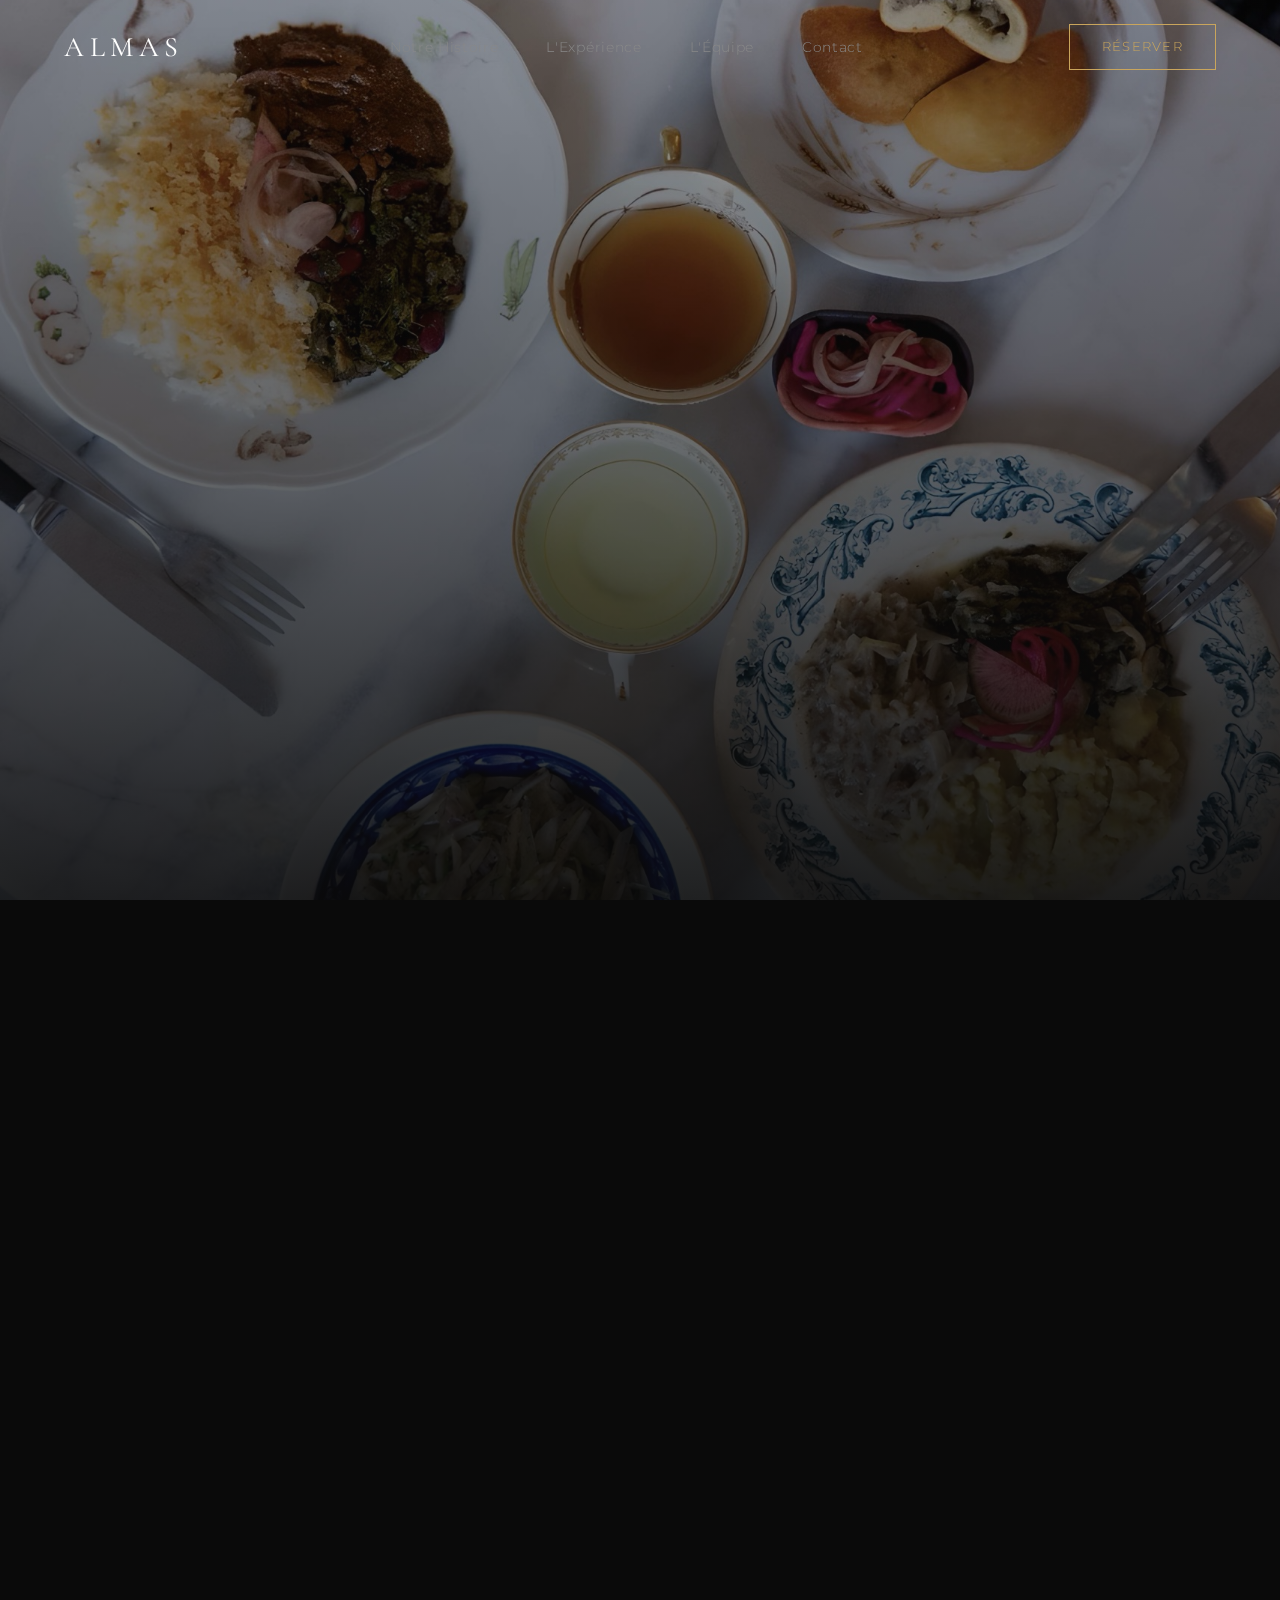
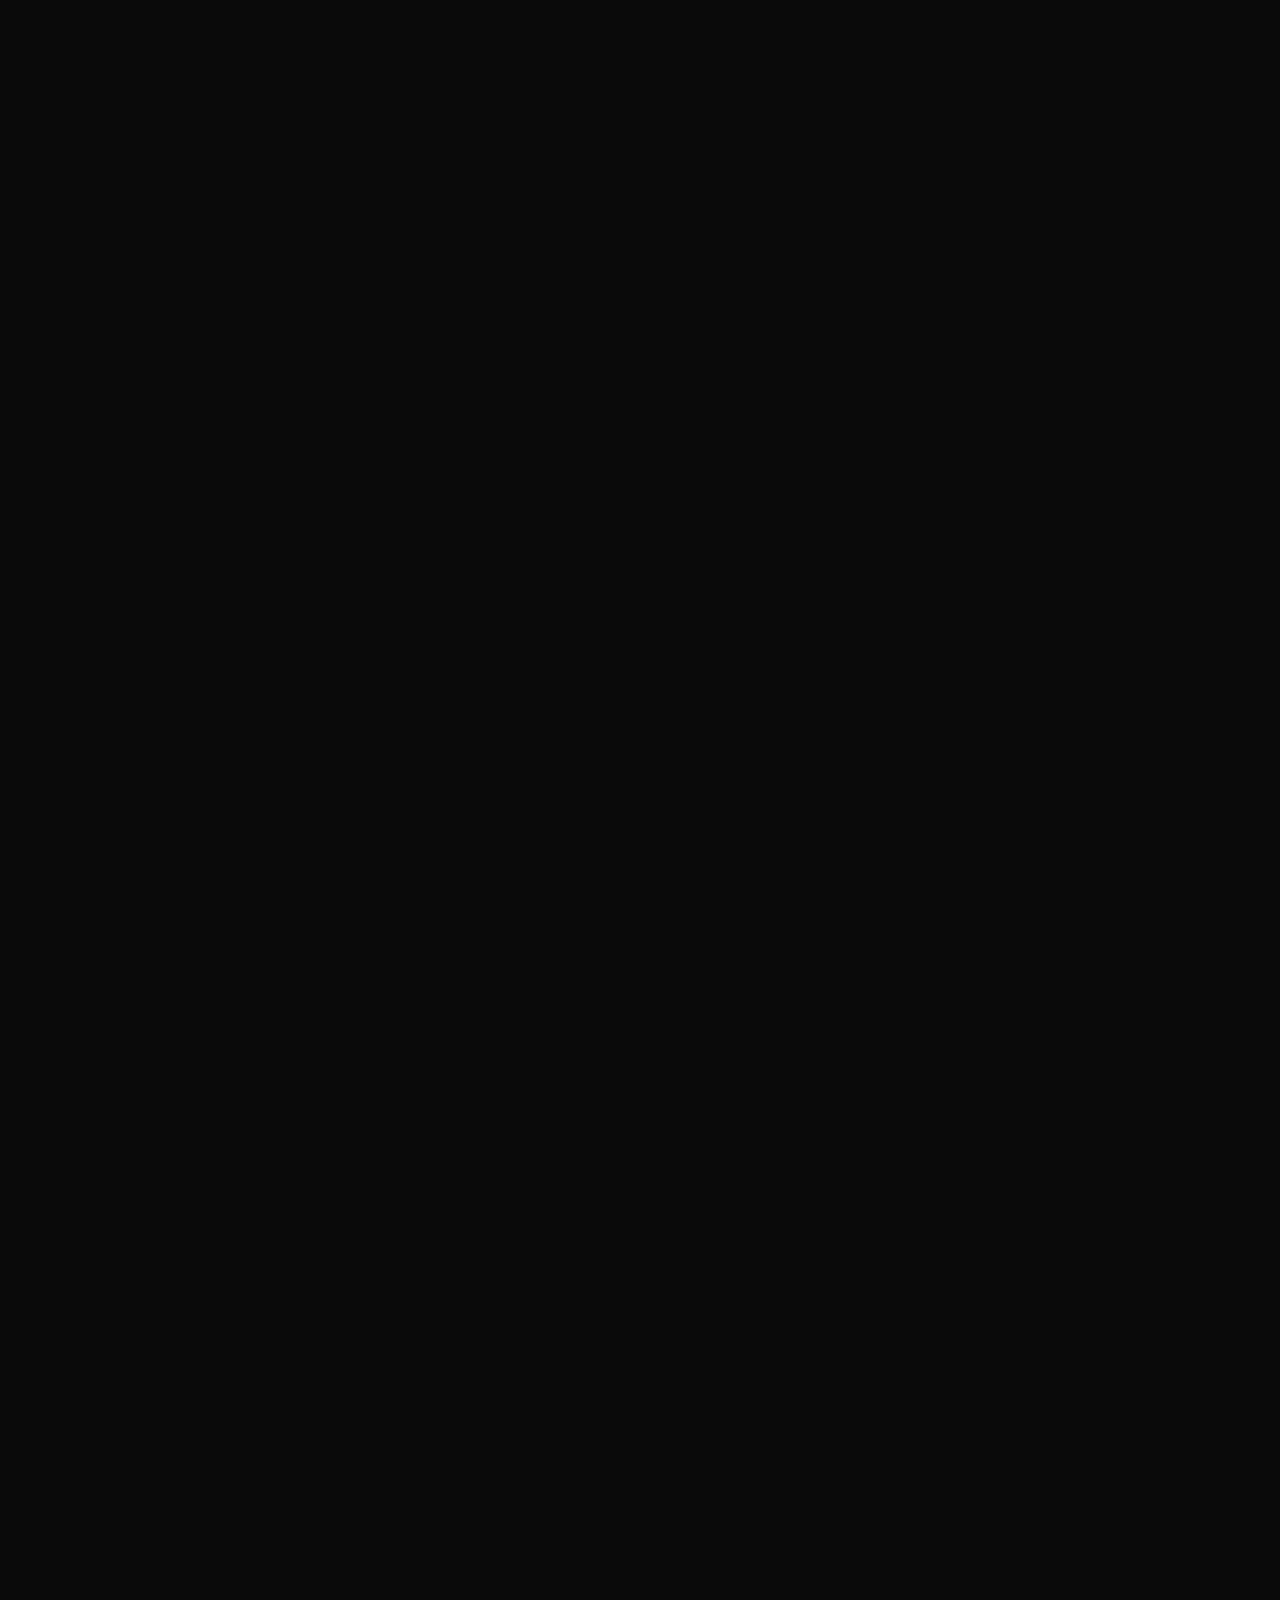
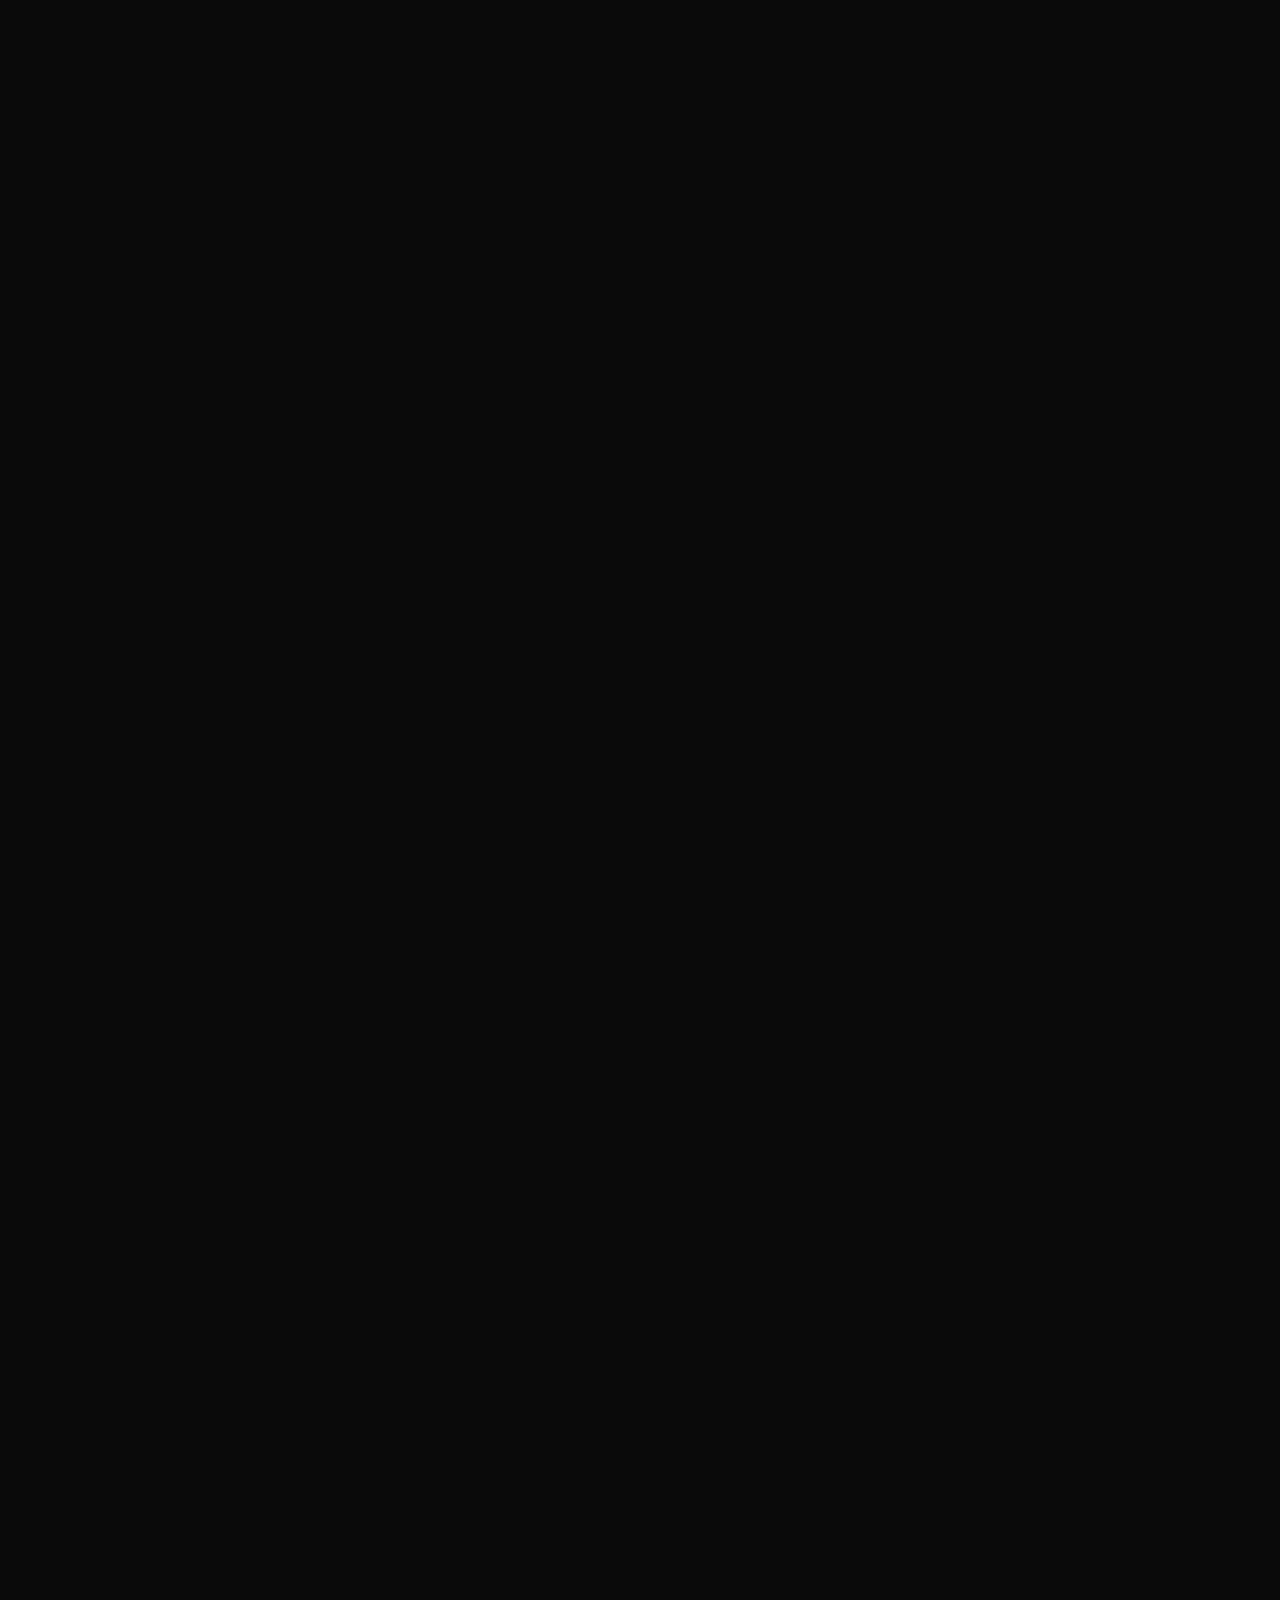
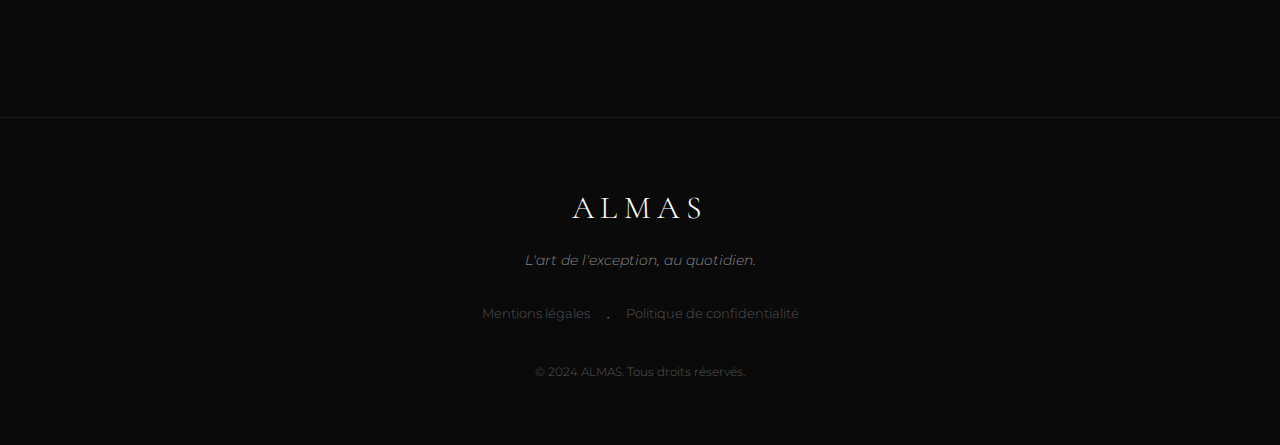
<file: design1/index.html>
<!DOCTYPE html>
<!-- Trigger redeploy -->
<html lang="fr">
<head>
    <meta charset="UTF-8">
    <meta name="viewport" content="width=device-width, initial-scale=1.0">
    <title>ALMAS - Design 1: Noir Élégance</title>
    <link rel="preconnect" href="https://fonts.googleapis.com">
    <link rel="preconnect" href="https://fonts.gstatic.com" crossorigin>
    <link href="https://fonts.googleapis.com/css2?family=Cormorant+Garamond:ital,wght@0,300;0,400;0,600;1,300;1,400&family=Montserrat:wght@300;400;500;600&display=swap" rel="stylesheet">
    <link rel="stylesheet" href="style.css">
</head>
<body>
    <!-- Navigation -->
    <nav class="navbar">
        <div class="nav-container">
            <a href="#" class="logo">ALMAS</a>
            <ul class="nav-links">
                <li><a href="#about">Notre Histoire</a></li>
                <li><a href="#experience">L'Expérience</a></li>
                <li><a href="#team">L'Équipe</a></li>
                <li><a href="#contact">Contact</a></li>
            </ul>
            <a href="#reserve" class="nav-cta">Réserver</a>
            <button class="mobile-menu-btn">
                <span></span>
                <span></span>
                <span></span>
            </button>
        </div>
    </nav>

    <!-- Hero Section -->
    <section class="hero">
        <div class="hero-bg">
            <div class="hero-overlay"></div>
            <img src="../images/hero-1.jpg" alt="ALMAS Café" class="hero-image">
        </div>
        <div class="hero-content">
            <span class="hero-label">Café & Restaurant</span>
            <h1 class="hero-title">
                <span class="title-line">L'art de</span>
                <span class="title-line accent">l'exception</span>
            </h1>
            <p class="hero-subtitle">Une expérience culinaire unique au cœur de Paris</p>
            <div class="hero-ctas">
                <a href="#experience" class="btn btn-primary">Découvrir</a>
                <a href="#reserve" class="btn btn-outline">Réserver une table</a>
            </div>
        </div>
        <div class="scroll-indicator">
            <span>Scroll</span>
            <div class="scroll-line"></div>
        </div>
    </section>

    <!-- About Section -->
    <section id="about" class="about">
        <div class="container">
            <div class="about-grid">
                <div class="about-content">
                    <span class="section-label">Notre Histoire</span>
                    <h2 class="section-title">Un sanctuaire <br><em>d'excellence</em></h2>
                    <p class="about-text">
                        Niché au cœur de la ville, ALMAS est bien plus qu'un simple café.
                        C'est un refuge où chaque détail a été pensé pour éveiller vos sens
                        et créer des moments inoubliables.
                    </p>
                    <p class="about-text">
                        Notre passion pour le café d'exception et notre engagement envers
                        l'art culinaire se reflètent dans chaque tasse, chaque plat,
                        chaque instant partagé.
                    </p>
                    <div class="about-stats">
                        <div class="stat">
                            <span class="stat-number">2019</span>
                            <span class="stat-label">Fondation</span>
                        </div>
                        <div class="stat">
                            <span class="stat-number">15+</span>
                            <span class="stat-label">Origines de café</span>
                        </div>
                        <div class="stat">
                            <span class="stat-number">∞</span>
                            <span class="stat-label">Moments partagés</span>
                        </div>
                    </div>
                </div>
                <div class="about-image">
                    <div class="image-frame">
                        <img src="../images/almas.jpg" alt="Intérieur ALMAS">
                    </div>
                    <div class="floating-card">
                        <span class="card-icon">★</span>
                        <span class="card-text">Café de spécialité</span>
                    </div>
                </div>
            </div>
        </div>
    </section>

    <!-- Experience Section -->
    <section id="experience" class="experience">
        <div class="experience-header">
            <span class="section-label light">L'Expérience</span>
            <h2 class="section-title light">Nos <em>créations</em></h2>
        </div>
        <div class="experience-grid">
            <div class="experience-card">
                <div class="card-image">
                    <img src="../images/table.jpeg" alt="Petit-déjeuner">
                </div>
                <div class="card-content">
                    <h3>Petit-Déjeuner</h3>
                    <p>Commencez votre journée avec nos créations matinales raffinées</p>
                    <span class="card-time">7h30 - 11h30</span>
                </div>
            </div>
            <div class="experience-card featured">
                <div class="card-image">
                    <img src="../images/hero-2.jpg" alt="Déjeuner">
                </div>
                <div class="card-content">
                    <h3>Déjeuner</h3>
                    <p>Des plats savoureux préparés avec des ingrédients de saison</p>
                    <span class="card-time">12h00 - 15h00</span>
                </div>
            </div>
            <div class="experience-card">
                <div class="card-image">
                    <img src="../images/dehors.jpeg" alt="Café & Pâtisseries">
                </div>
                <div class="card-content">
                    <h3>Café & Pâtisseries</h3>
                    <p>L'art du café accompagné de douceurs artisanales</p>
                    <span class="card-time">Toute la journée</span>
                </div>
            </div>
        </div>
    </section>

    <!-- Team Section -->
    <section id="team" class="team">
        <div class="container">
            <div class="team-header">
                <span class="section-label">L'Équipe</span>
                <h2 class="section-title">Les <em>visages</em> d'ALMAS</h2>
                <p class="team-intro">Une équipe passionnée dédiée à votre expérience</p>
            </div>
            <div class="team-grid">
                <div class="team-member">
                    <div class="member-image">
                        <img src="../images/qui-sommes-nous-1.png" alt="Team member">
                        <div class="member-overlay">
                            <span>Fondateur</span>
                        </div>
                    </div>
                    <h4>Alexandre</h4>
                </div>
                <div class="team-member">
                    <div class="member-image">
                        <img src="../images/qui-sommes-nous-2.png" alt="Team member">
                        <div class="member-overlay">
                            <span>Chef Barista</span>
                        </div>
                    </div>
                    <h4>Marie</h4>
                </div>
                <div class="team-member">
                    <div class="member-image">
                        <img src="../images/qui-sommes-nous-3.png" alt="Team member">
                        <div class="member-overlay">
                            <span>Chef Cuisinier</span>
                        </div>
                    </div>
                    <h4>Lucas</h4>
                </div>
            </div>
        </div>
    </section>

    <!-- Contact Section -->
    <section id="contact" class="contact">
        <div class="contact-bg"></div>
        <div class="container">
            <div class="contact-grid">
                <div class="contact-info">
                    <span class="section-label light">Contact</span>
                    <h2 class="section-title light">Venez nous <em>rencontrer</em></h2>
                    <div class="info-blocks">
                        <div class="info-block">
                            <h4>Adresse</h4>
                            <p>123 Rue de la Paix<br>75002 Paris, France</p>
                        </div>
                        <div class="info-block">
                            <h4>Horaires</h4>
                            <p>Lun - Ven: 7h30 - 18h00<br>Sam - Dim: 9h00 - 19h00</p>
                        </div>
                        <div class="info-block">
                            <h4>Contact</h4>
                            <p>+33 1 23 45 67 89<br>hello@almas.cafe</p>
                        </div>
                    </div>
                    <div class="social-links">
                        <a href="#" class="social-link">Instagram</a>
                        <a href="#" class="social-link">Facebook</a>
                    </div>
                </div>
                <div class="contact-form-wrapper" id="reserve">
                    <form class="contact-form">
                        <h3>Réserver une table</h3>
                        <div class="form-row">
                            <input type="text" placeholder="Nom" required>
                            <input type="email" placeholder="Email" required>
                        </div>
                        <div class="form-row">
                            <input type="date" required>
                            <select required>
                                <option value="">Nombre de personnes</option>
                                <option value="1">1 personne</option>
                                <option value="2">2 personnes</option>
                                <option value="3">3 personnes</option>
                                <option value="4">4 personnes</option>
                                <option value="5+">5+ personnes</option>
                            </select>
                        </div>
                        <textarea placeholder="Message (optionnel)" rows="3"></textarea>
                        <button type="submit" class="btn btn-primary full-width">Confirmer la réservation</button>
                    </form>
                </div>
            </div>
        </div>
    </section>

    <!-- Footer -->
    <footer class="footer">
        <div class="container">
            <div class="footer-content">
                <div class="footer-logo">ALMAS</div>
                <p class="footer-tagline">L'art de l'exception, au quotidien.</p>
                <div class="footer-links">
                    <a href="#">Mentions légales</a>
                    <span>•</span>
                    <a href="#">Politique de confidentialité</a>
                </div>
                <p class="copyright">© 2024 ALMAS. Tous droits réservés.</p>
            </div>
        </div>
    </footer>

    <script src="script.js"></script>
</body>
</html>
</file>
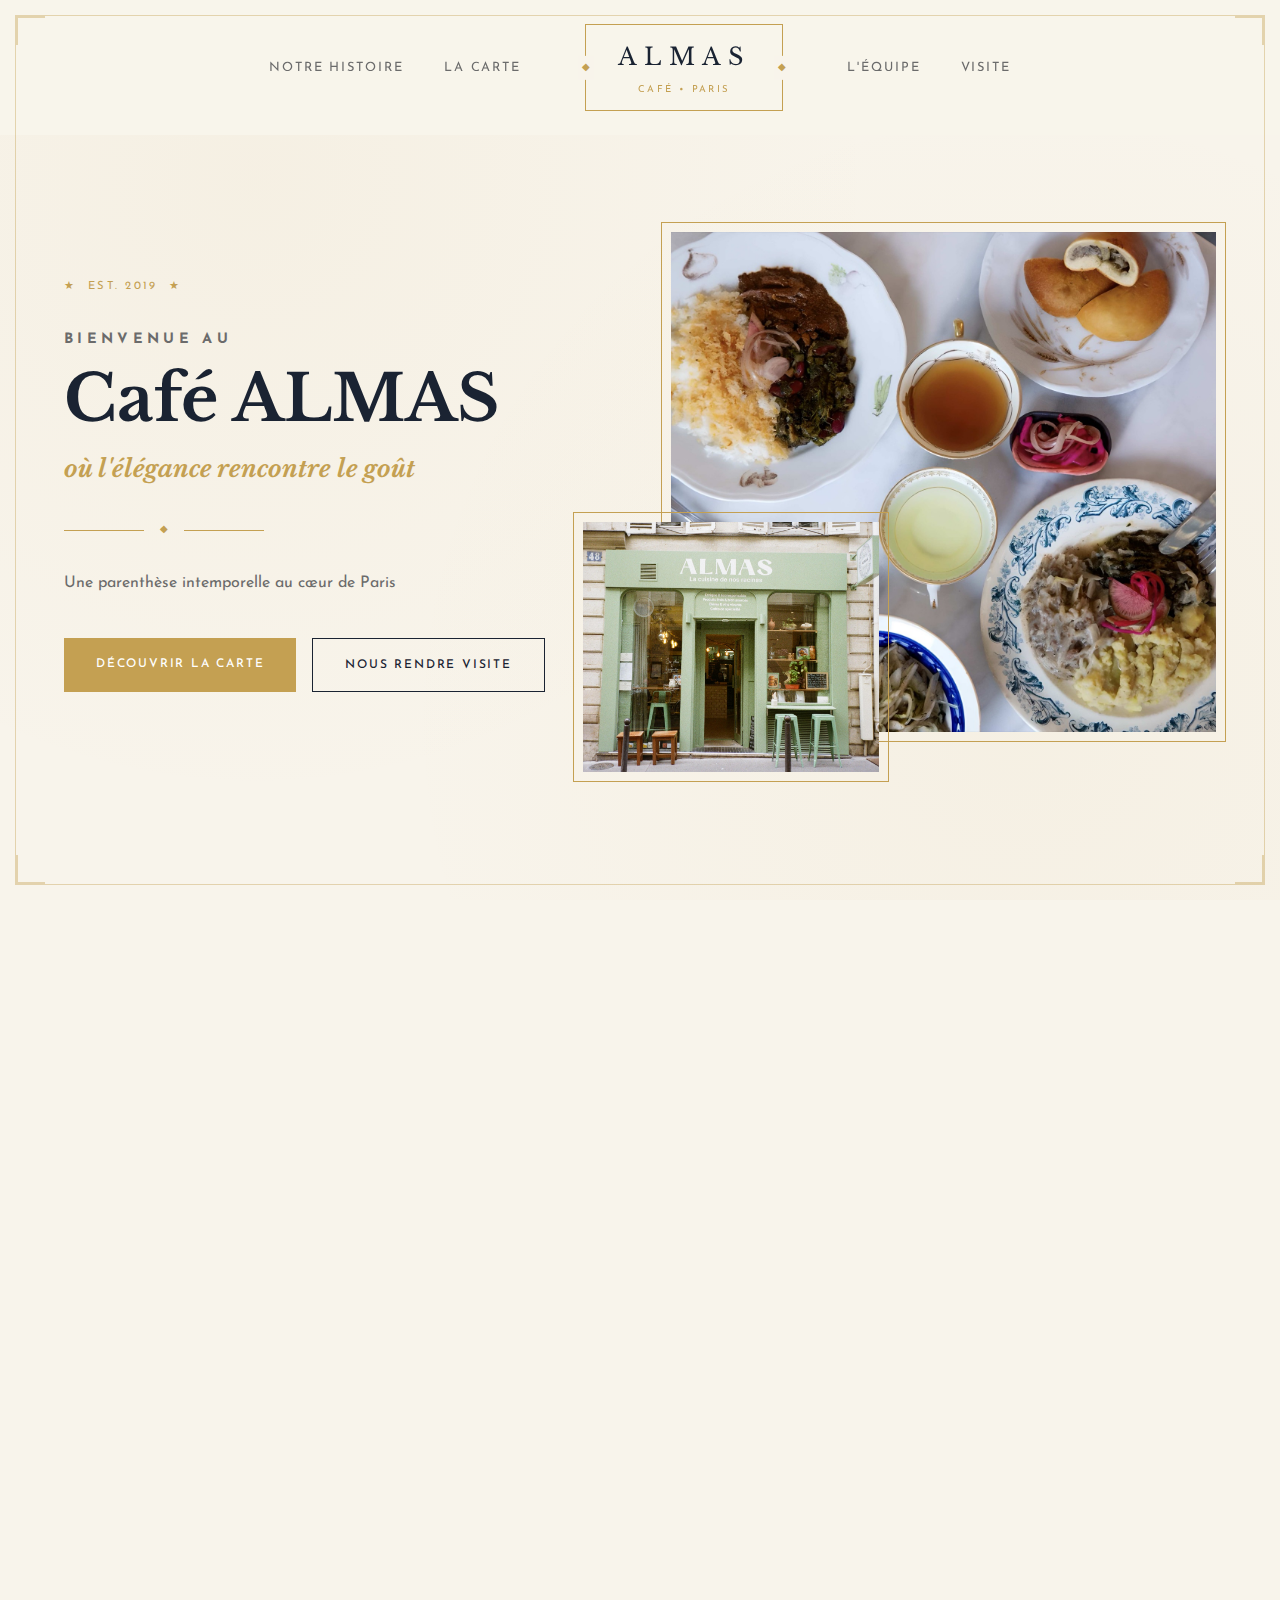
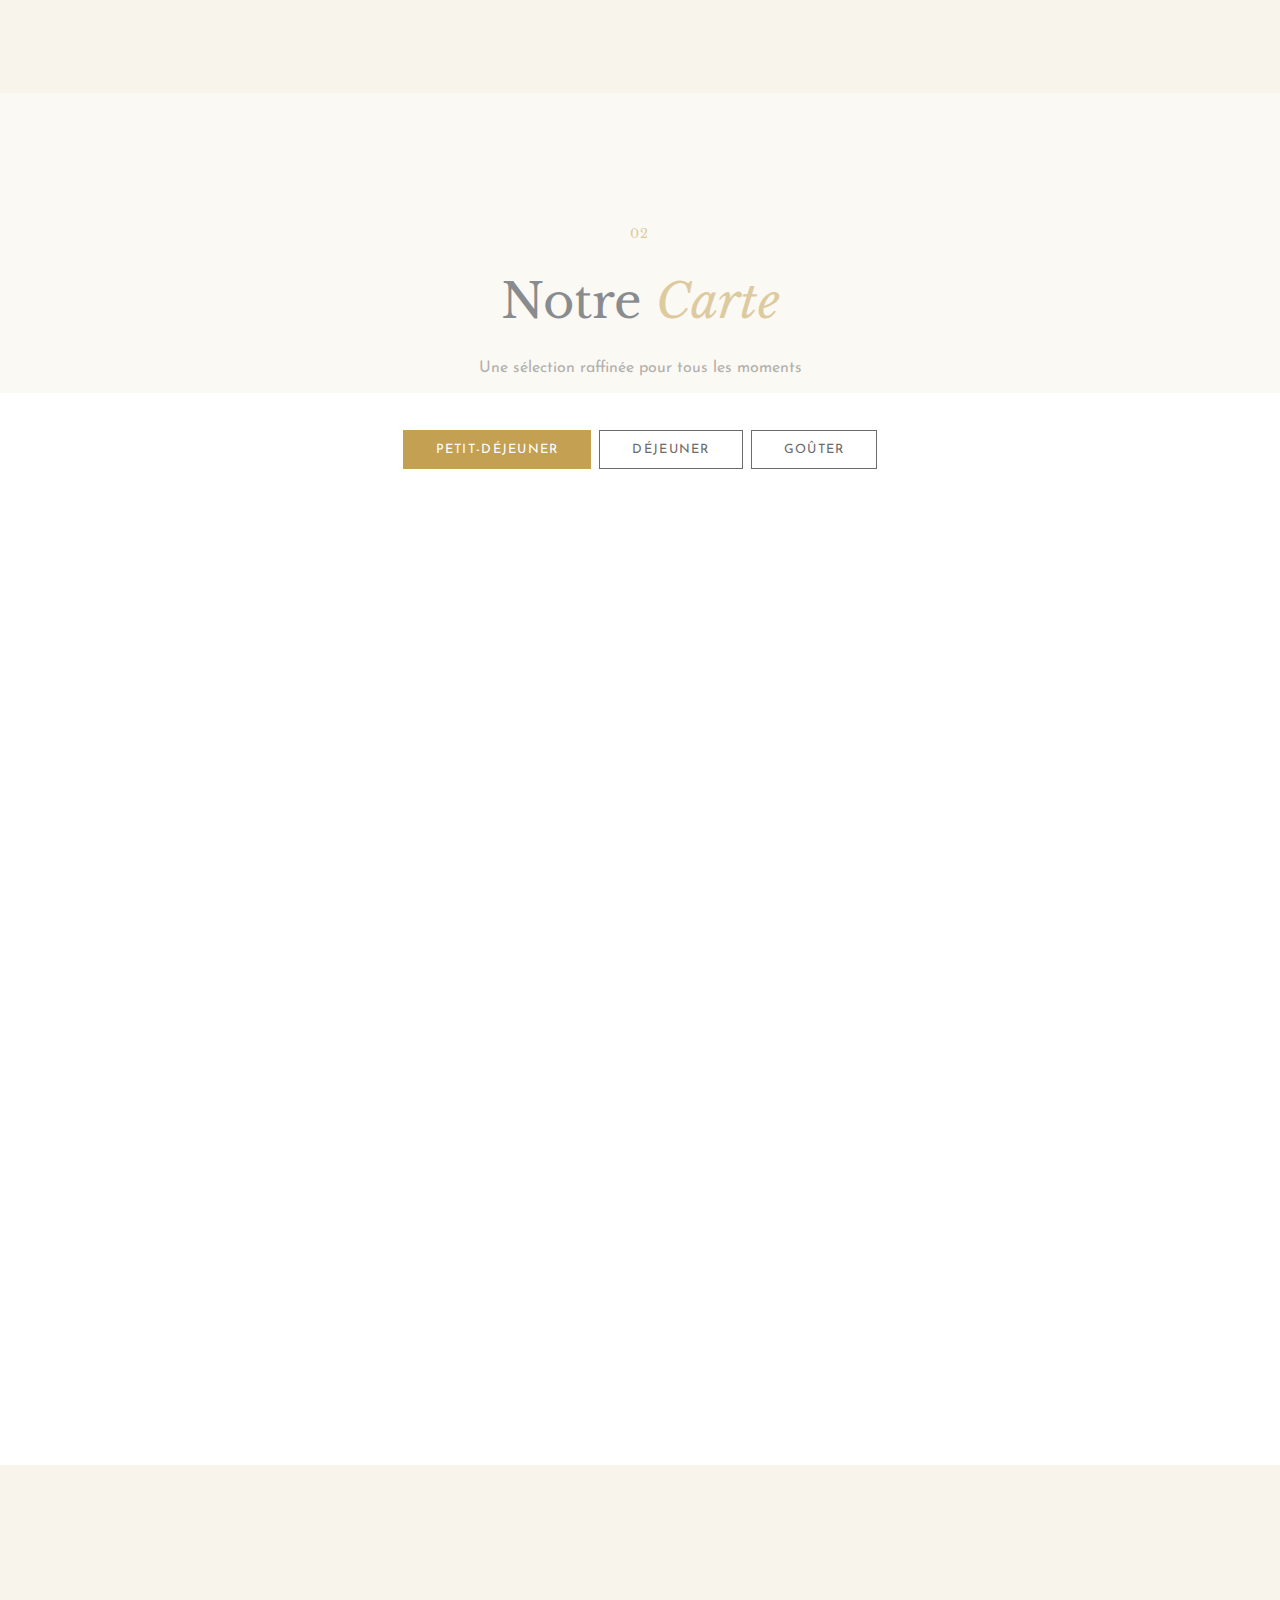
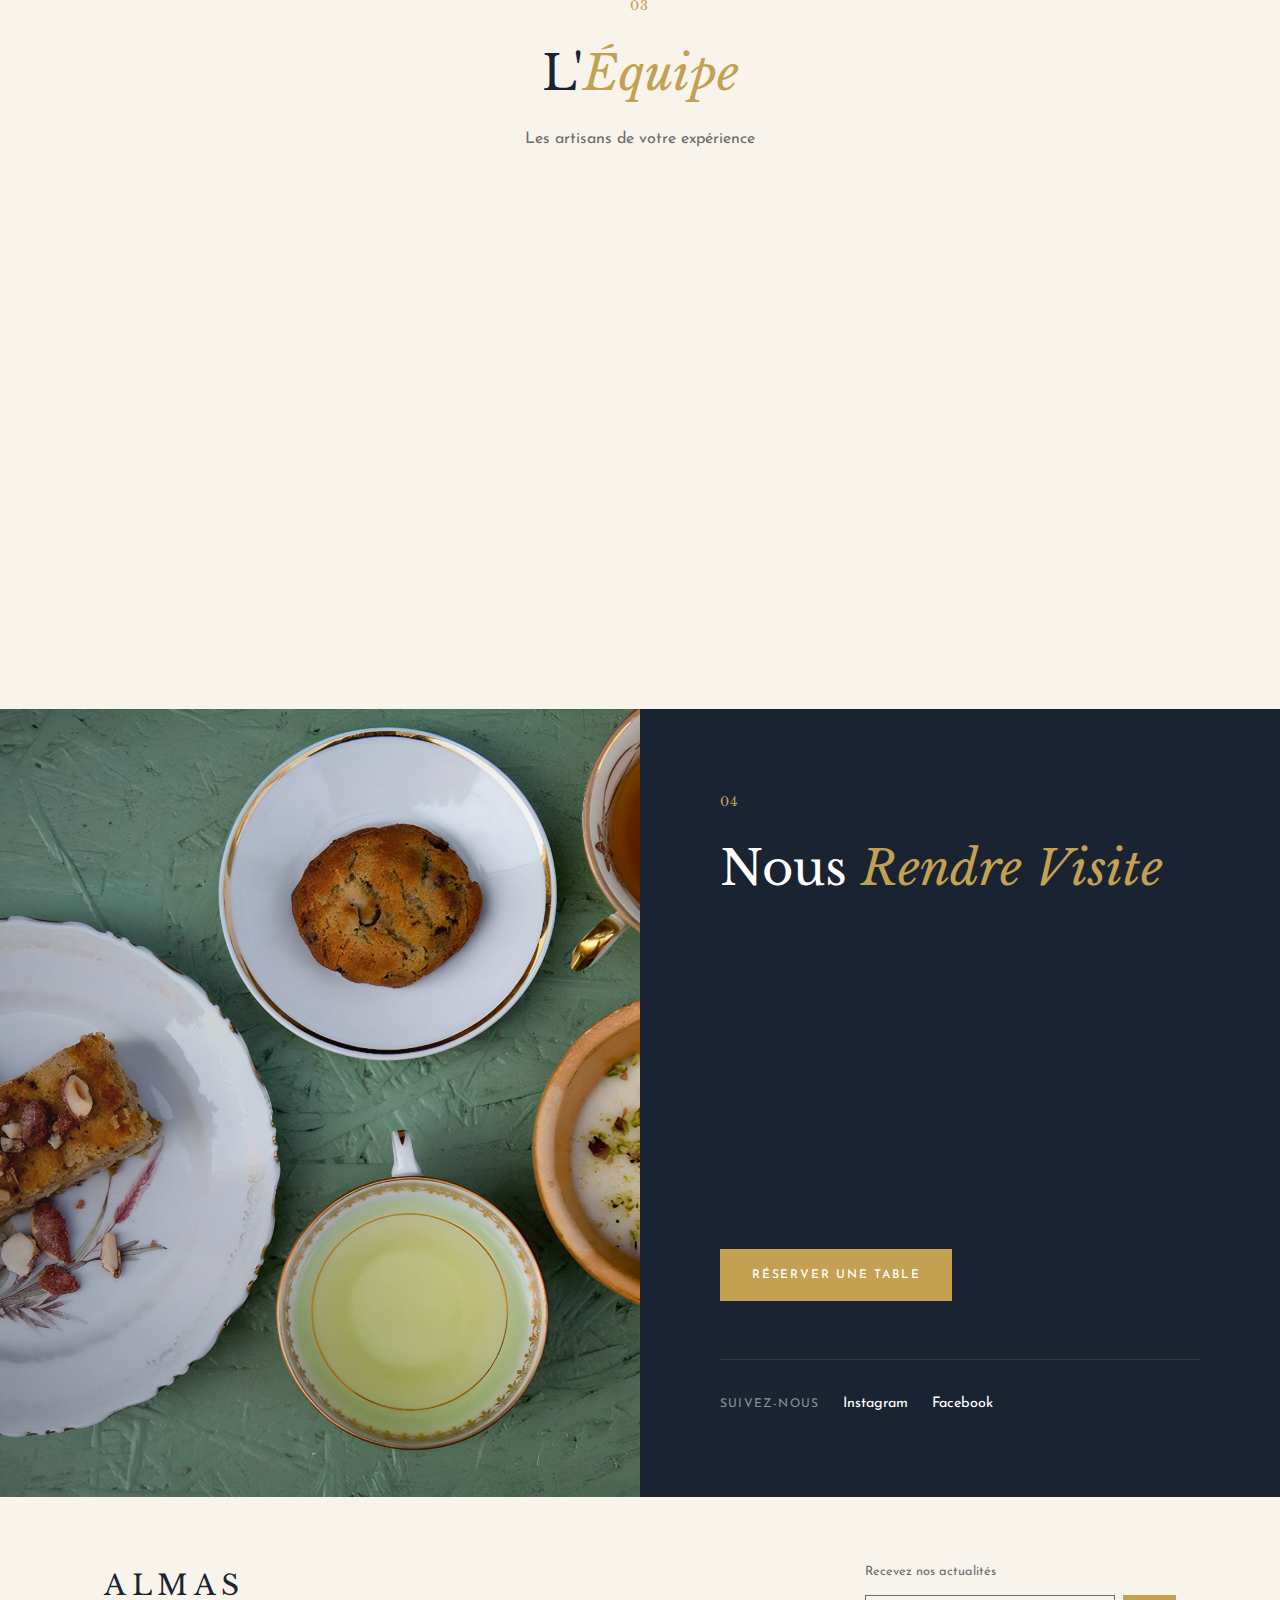
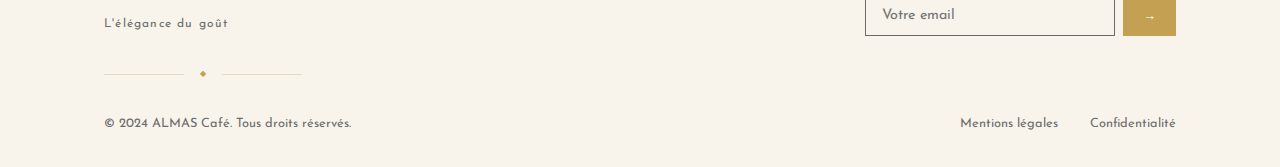
<file: design3/index.html>
<!DOCTYPE html>
<html lang="fr">
<head>
    <meta charset="UTF-8">
    <meta name="viewport" content="width=device-width, initial-scale=1.0">
    <title>ALMAS - Design 3: Art Déco Parisien</title>
    <link rel="preconnect" href="https://fonts.googleapis.com">
    <link rel="preconnect" href="https://fonts.gstatic.com" crossorigin>
    <link href="https://fonts.googleapis.com/css2?family=Libre+Baskerville:ital,wght@0,400;0,700;1,400&family=Josefin+Sans:wght@300;400;500;600&display=swap" rel="stylesheet">
    <link rel="stylesheet" href="style.css">
</head>
<body>
    <!-- Decorative Frame -->
    <div class="page-frame">
        <div class="frame-corner top-left"></div>
        <div class="frame-corner top-right"></div>
        <div class="frame-corner bottom-left"></div>
        <div class="frame-corner bottom-right"></div>
    </div>

    <!-- Navigation -->
    <nav class="nav">
        <div class="nav-inner">
            <div class="nav-links left">
                <a href="#story">Notre Histoire</a>
                <a href="#carte">La Carte</a>
            </div>
            <a href="#" class="nav-logo">
                <div class="logo-frame">
                    <span class="logo-text">ALMAS</span>
                    <span class="logo-sub">CAFÉ • PARIS</span>
                </div>
            </a>
            <div class="nav-links right">
                <a href="#equipe">L'Équipe</a>
                <a href="#visite">Visite</a>
            </div>
        </div>
        <button class="nav-mobile" aria-label="Menu">
            <span></span>
            <span></span>
            <span></span>
        </button>
    </nav>

    <!-- Hero Section -->
    <section class="hero">
        <div class="hero-pattern"></div>
        <div class="hero-content">
            <div class="hero-badge">
                <span>★</span>
                <span>EST. 2019</span>
                <span>★</span>
            </div>
            <h1 class="hero-title">
                <span class="title-small">Bienvenue au</span>
                <span class="title-main">Café ALMAS</span>
                <span class="title-script">où l'élégance rencontre le goût</span>
            </h1>
            <div class="hero-divider">
                <span class="divider-line"></span>
                <span class="divider-diamond">◆</span>
                <span class="divider-line"></span>
            </div>
            <p class="hero-text">Une parenthèse intemporelle au cœur de Paris</p>
            <div class="hero-buttons">
                <a href="#carte" class="btn btn-gold">Découvrir la carte</a>
                <a href="#visite" class="btn btn-outline">Nous rendre visite</a>
            </div>
        </div>
        <div class="hero-images">
            <div class="hero-img main">
                <img src="/images/hero-1.jpg" alt="ALMAS Café">
                <div class="img-frame"></div>
            </div>
            <div class="hero-img secondary">
                <img src="/images/almas.jpg" alt="Intérieur">
                <div class="img-frame"></div>
            </div>
        </div>
    </section>

    <!-- Story Section -->
    <section id="story" class="story">
        <div class="container">
            <div class="story-grid">
                <div class="story-image">
                    <div class="image-art-frame">
                        <img src="/images/dehors.jpeg" alt="ALMAS terrasse">
                    </div>
                    <div class="story-badge">
                        <span class="badge-year">2019</span>
                        <span class="badge-text">Ouverture</span>
                    </div>
                </div>
                <div class="story-content">
                    <div class="section-header">
                        <span class="section-number">01</span>
                        <h2>Notre <em>Histoire</em></h2>
                    </div>
                    <div class="story-text">
                        <p>
                            Dans les années folles, Paris vibrait au rythme des cafés littéraires
                            et des conversations passionnées. C'est cet esprit que nous avons
                            voulu faire revivre chez ALMAS.
                        </p>
                        <p>
                            Chaque détail de notre établissement rend hommage à cette époque
                            dorée : les moulures Art Déco, les miroirs biseautés, et surtout,
                            cet art de vivre à la française qui fait notre réputation.
                        </p>
                    </div>
                    <div class="story-features">
                        <div class="feature">
                            <span class="feature-icon">◈</span>
                            <div>
                                <h4>Café d'exception</h4>
                                <p>Grains sélectionnés avec soin</p>
                            </div>
                        </div>
                        <div class="feature">
                            <span class="feature-icon">◈</span>
                            <div>
                                <h4>Pâtisseries maison</h4>
                                <p>Créations uniques chaque jour</p>
                            </div>
                        </div>
                    </div>
                </div>
            </div>
        </div>
    </section>

    <!-- Menu Section -->
    <section id="carte" class="carte">
        <div class="carte-bg"></div>
        <div class="container">
            <div class="section-header center">
                <span class="section-number">02</span>
                <h2>Notre <em>Carte</em></h2>
                <p class="section-subtitle">Une sélection raffinée pour tous les moments</p>
            </div>
            <div class="carte-tabs">
                <button class="tab active" data-tab="petit-dej">Petit-Déjeuner</button>
                <button class="tab" data-tab="dejeuner">Déjeuner</button>
                <button class="tab" data-tab="gouter">Goûter</button>
            </div>
            <div class="carte-content">
                <div class="carte-items active" id="petit-dej">
                    <div class="carte-item">
                        <div class="item-header">
                            <h4>Le Classique Parisien</h4>
                            <span class="item-dots"></span>
                            <span class="item-price">12€</span>
                        </div>
                        <p>Croissant pur beurre, confiture maison, café ou thé</p>
                    </div>
                    <div class="carte-item">
                        <div class="item-header">
                            <h4>L'Œuf Bénédicte</h4>
                            <span class="item-dots"></span>
                            <span class="item-price">16€</span>
                        </div>
                        <p>Muffin toasté, œufs pochés, sauce hollandaise, épinards frais</p>
                    </div>
                    <div class="carte-item">
                        <div class="item-header">
                            <h4>Le Granola Maison</h4>
                            <span class="item-dots"></span>
                            <span class="item-price">10€</span>
                        </div>
                        <p>Yaourt grec, granola aux noisettes, fruits de saison, miel</p>
                    </div>
                    <div class="carte-item">
                        <div class="item-header">
                            <h4>L'Assiette Gourmande</h4>
                            <span class="item-dots"></span>
                            <span class="item-price">22€</span>
                        </div>
                        <p>Assortiment sucré-salé, œufs brouillés, viennoiseries, jus frais</p>
                    </div>
                </div>
                <div class="carte-items" id="dejeuner">
                    <div class="carte-item">
                        <div class="item-header">
                            <h4>Salade du Marché</h4>
                            <span class="item-dots"></span>
                            <span class="item-price">15€</span>
                        </div>
                        <p>Légumes de saison, fromage de chèvre, noix, vinaigrette miel-moutarde</p>
                    </div>
                    <div class="carte-item">
                        <div class="item-header">
                            <h4>Quiche du Jour</h4>
                            <span class="item-dots"></span>
                            <span class="item-price">14€</span>
                        </div>
                        <p>Servie tiède avec mesclun et vinaigrette</p>
                    </div>
                    <div class="carte-item">
                        <div class="item-header">
                            <h4>Croque Monsieur ALMAS</h4>
                            <span class="item-dots"></span>
                            <span class="item-price">16€</span>
                        </div>
                        <p>Pain brioché, jambon blanc, béchamel truffée, comté affiné</p>
                    </div>
                </div>
                <div class="carte-items" id="gouter">
                    <div class="carte-item">
                        <div class="item-header">
                            <h4>Pâtisserie du Jour</h4>
                            <span class="item-dots"></span>
                            <span class="item-price">7€</span>
                        </div>
                        <p>Création unique de notre chef pâtissier</p>
                    </div>
                    <div class="carte-item">
                        <div class="item-header">
                            <h4>Chocolat Viennois</h4>
                            <span class="item-dots"></span>
                            <span class="item-price">6€</span>
                        </div>
                        <p>Chocolat chaud onctueux, chantilly maison</p>
                    </div>
                    <div class="carte-item">
                        <div class="item-header">
                            <h4>Thé Gourmand</h4>
                            <span class="item-dots"></span>
                            <span class="item-price">12€</span>
                        </div>
                        <p>Thé au choix, trio de mignardises maison</p>
                    </div>
                </div>
            </div>
            <div class="carte-images">
                <div class="carte-img">
                    <img src="/images/table.jpeg" alt="Petit-déjeuner">
                </div>
                <div class="carte-img">
                    <img src="/images/hero-2.jpg" alt="Brunch">
                </div>
            </div>
        </div>
    </section>

    <!-- Team Section -->
    <section id="equipe" class="equipe">
        <div class="container">
            <div class="section-header center">
                <span class="section-number">03</span>
                <h2>L'<em>Équipe</em></h2>
                <p class="section-subtitle">Les artisans de votre expérience</p>
            </div>
            <div class="equipe-grid">
                <div class="equipe-member">
                    <div class="member-portrait">
                        <img src="/images/qui-sommes-nous-1.png" alt="Team member">
                        <div class="portrait-frame"></div>
                    </div>
                    <div class="member-info">
                        <span class="member-role">Fondateur</span>
                        <h4>Alexandre</h4>
                        <p>Passionné de café depuis toujours</p>
                    </div>
                </div>
                <div class="equipe-member">
                    <div class="member-portrait">
                        <img src="/images/qui-sommes-nous-2.png" alt="Team member">
                        <div class="portrait-frame"></div>
                    </div>
                    <div class="member-info">
                        <span class="member-role">Chef Barista</span>
                        <h4>Marie</h4>
                        <p>L'art du latte art et bien plus</p>
                    </div>
                </div>
                <div class="equipe-member">
                    <div class="member-portrait">
                        <img src="/images/qui-sommes-nous-3.png" alt="Team member">
                        <div class="portrait-frame"></div>
                    </div>
                    <div class="member-info">
                        <span class="member-role">Chef Pâtissier</span>
                        <h4>Lucas</h4>
                        <p>Créateur de douceurs uniques</p>
                    </div>
                </div>
            </div>
        </div>
    </section>

    <!-- Visit Section -->
    <section id="visite" class="visite">
        <div class="visite-image">
            <img src="/images/hero-3.jpg" alt="ALMAS Café">
            <div class="visite-overlay"></div>
        </div>
        <div class="visite-content">
            <div class="section-header">
                <span class="section-number light">04</span>
                <h2 class="light">Nous <em>Rendre Visite</em></h2>
            </div>
            <div class="visite-info">
                <div class="info-card">
                    <div class="card-icon">✦</div>
                    <h4>Adresse</h4>
                    <p>123 Rue de la Paix<br>75002 Paris, France</p>
                </div>
                <div class="info-card">
                    <div class="card-icon">✦</div>
                    <h4>Horaires</h4>
                    <p>Lun - Ven: 7h30 - 19h00<br>Sam - Dim: 9h00 - 20h00</p>
                </div>
                <div class="info-card">
                    <div class="card-icon">✦</div>
                    <h4>Réservation</h4>
                    <p>+33 1 23 45 67 89<br>reservation@almas.cafe</p>
                </div>
            </div>
            <div class="visite-cta">
                <a href="#" class="btn btn-gold">Réserver une table</a>
            </div>
            <div class="visite-social">
                <span>Suivez-nous</span>
                <div class="social-links">
                    <a href="#">Instagram</a>
                    <a href="#">Facebook</a>
                </div>
            </div>
        </div>
    </section>

    <!-- Footer -->
    <footer class="footer">
        <div class="container">
            <div class="footer-top">
                <div class="footer-logo">
                    <span class="logo-text">ALMAS</span>
                    <span class="logo-tagline">L'élégance du goût</span>
                </div>
                <div class="footer-newsletter">
                    <p>Recevez nos actualités</p>
                    <form class="newsletter-form">
                        <input type="email" placeholder="Votre email">
                        <button type="submit">→</button>
                    </form>
                </div>
            </div>
            <div class="footer-divider">
                <span class="divider-line"></span>
                <span class="divider-diamond">◆</span>
                <span class="divider-line"></span>
            </div>
            <div class="footer-bottom">
                <p>© 2024 ALMAS Café. Tous droits réservés.</p>
                <div class="footer-links">
                    <a href="#">Mentions légales</a>
                    <a href="#">Confidentialité</a>
                </div>
            </div>
        </div>
    </footer>

    <script src="script.js"></script>
</body>
</html>
</file>
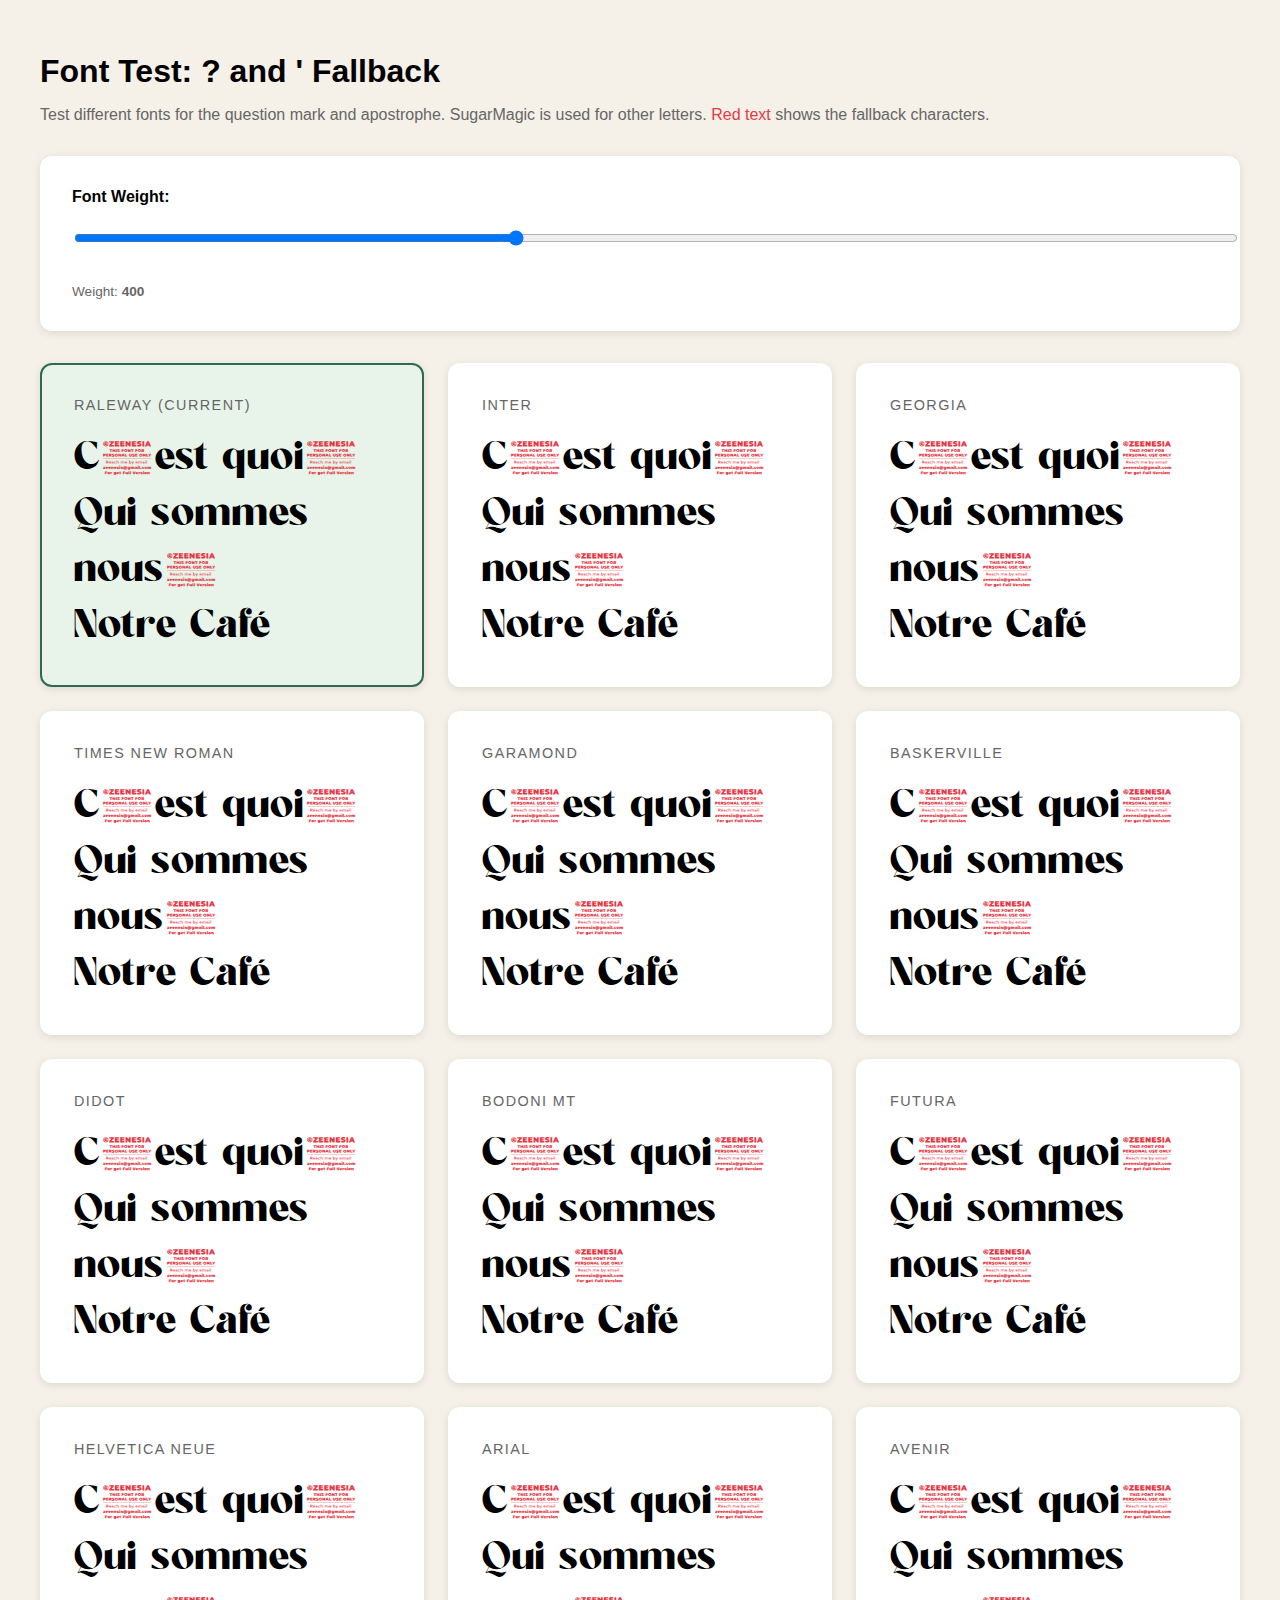
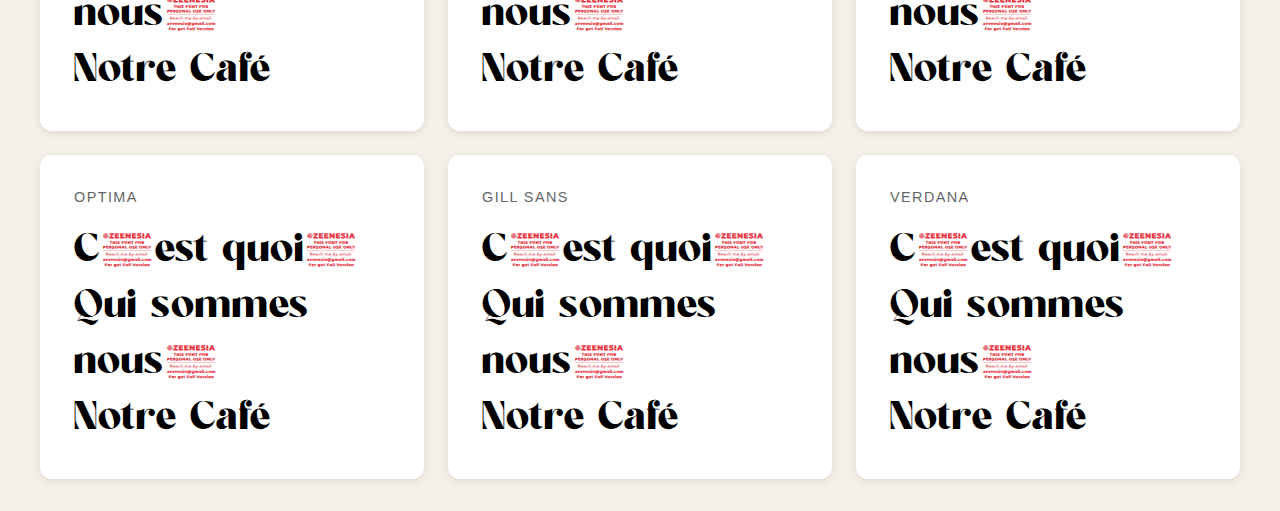
<file: font-test.html>
<!DOCTYPE html>
<html lang="fr">
<head>
    <meta charset="UTF-8">
    <meta name="viewport" content="width=device-width, initial-scale=1.0">
    <title>Font Test - ? and '</title>
    <style>
        @font-face {
            font-family: 'SugarMagic';
            src: url('/fonts/sugarmagic.otf') format('opentype');
            font-weight: normal;
            font-style: normal;
        }

        body {
            font-family: 'Inter', sans-serif;
            background: #f5f1e8;
            padding: 2rem;
            color: #000;
            max-width: 1200px;
            margin: 0 auto;
        }

        .controls {
            background: white;
            padding: 2rem;
            border-radius: 12px;
            margin-bottom: 2rem;
            box-shadow: 0 2px 8px rgba(0,0,0,0.1);
        }

        .controls label {
            display: block;
            margin-bottom: 0.5rem;
            font-weight: 600;
        }

        .controls select, .controls input {
            width: 100%;
            padding: 0.75rem;
            font-size: 1rem;
            border: 2px solid #000;
            border-radius: 8px;
            margin-bottom: 1rem;
        }

        .test-grid {
            display: grid;
            grid-template-columns: repeat(auto-fit, minmax(350px, 1fr));
            gap: 1.5rem;
        }

        .test-card {
            background: white;
            padding: 2rem;
            border-radius: 12px;
            box-shadow: 0 2px 8px rgba(0,0,0,0.1);
            border: 2px solid transparent;
            transition: border-color 0.3s;
        }

        .test-card:hover {
            border-color: #000;
        }

        .font-name {
            font-size: 0.9rem;
            text-transform: uppercase;
            letter-spacing: 0.1em;
            color: #666;
            margin-bottom: 1rem;
        }

        .test-text {
            font-size: 2.5rem;
            line-height: 1.4;
            color: #000;
        }

        .test-text .fallback {
            color: #e63946;
        }

        .current {
            background: #e8f4ea;
            border-color: #2d6a4f;
        }

        .weight-display {
            font-size: 0.85rem;
            color: #666;
            margin-top: 0.5rem;
        }
    </style>
</head>
<body>
    <h1 style="font-size: 2rem; margin-bottom: 1rem;">Font Test: ? and ' Fallback</h1>
    <p style="margin-bottom: 2rem; color: #666;">
        Test different fonts for the question mark and apostrophe. SugarMagic is used for other letters.
        <span style="color: #e63946;">Red text</span> shows the fallback characters.
    </p>

    <div class="controls">
        <label for="weight">Font Weight:</label>
        <input type="range" id="weight" min="100" max="900" step="100" value="400">
        <div class="weight-display">Weight: <strong id="weight-value">400</strong></div>
    </div>

    <div class="test-grid" id="test-grid"></div>

    <script>
        const fonts = [
            { name: 'Raleway', current: true },
            { name: 'Inter' },
            { name: 'Georgia' },
            { name: 'Times New Roman' },
            { name: 'Garamond' },
            { name: 'Baskerville' },
            { name: 'Didot' },
            { name: 'Bodoni MT' },
            { name: 'Futura' },
            { name: 'Helvetica Neue' },
            { name: 'Arial' },
            { name: 'Avenir' },
            { name: 'Optima' },
            { name: 'Gill Sans' },
            { name: 'Verdana' }
        ];

        const testTexts = [
            "C'est quoi?",
            "Qui sommes nous?",
            "Notre Café"
        ];

        const weightSlider = document.getElementById('weight');
        const weightValue = document.getElementById('weight-value');
        const testGrid = document.getElementById('test-grid');

        function renderTests() {
            const weight = weightSlider.value;
            weightValue.textContent = weight;

            testGrid.innerHTML = fonts.map(font => {
                const testTextHTML = testTexts.map(text => {
                    // Wrap ? and ' in span for coloring
                    const highlighted = text
                        .replace(/\?/g, '<span class="fallback">?</span>')
                        .replace(/'/g, '<span class="fallback">\'</span>');
                    return `<div class="test-text" style="font-family: 'SugarMagic', '${font.name}', sans-serif; font-weight: ${weight};">${highlighted}</div>`;
                }).join('');

                return `
                    <div class="test-card ${font.current ? 'current' : ''}">
                        <div class="font-name">${font.name} ${font.current ? '(Current)' : ''}</div>
                        ${testTextHTML}
                    </div>
                `;
            }).join('');
        }

        weightSlider.addEventListener('input', renderTests);
        renderTests();
    </script>
</body>
</html>
</file>
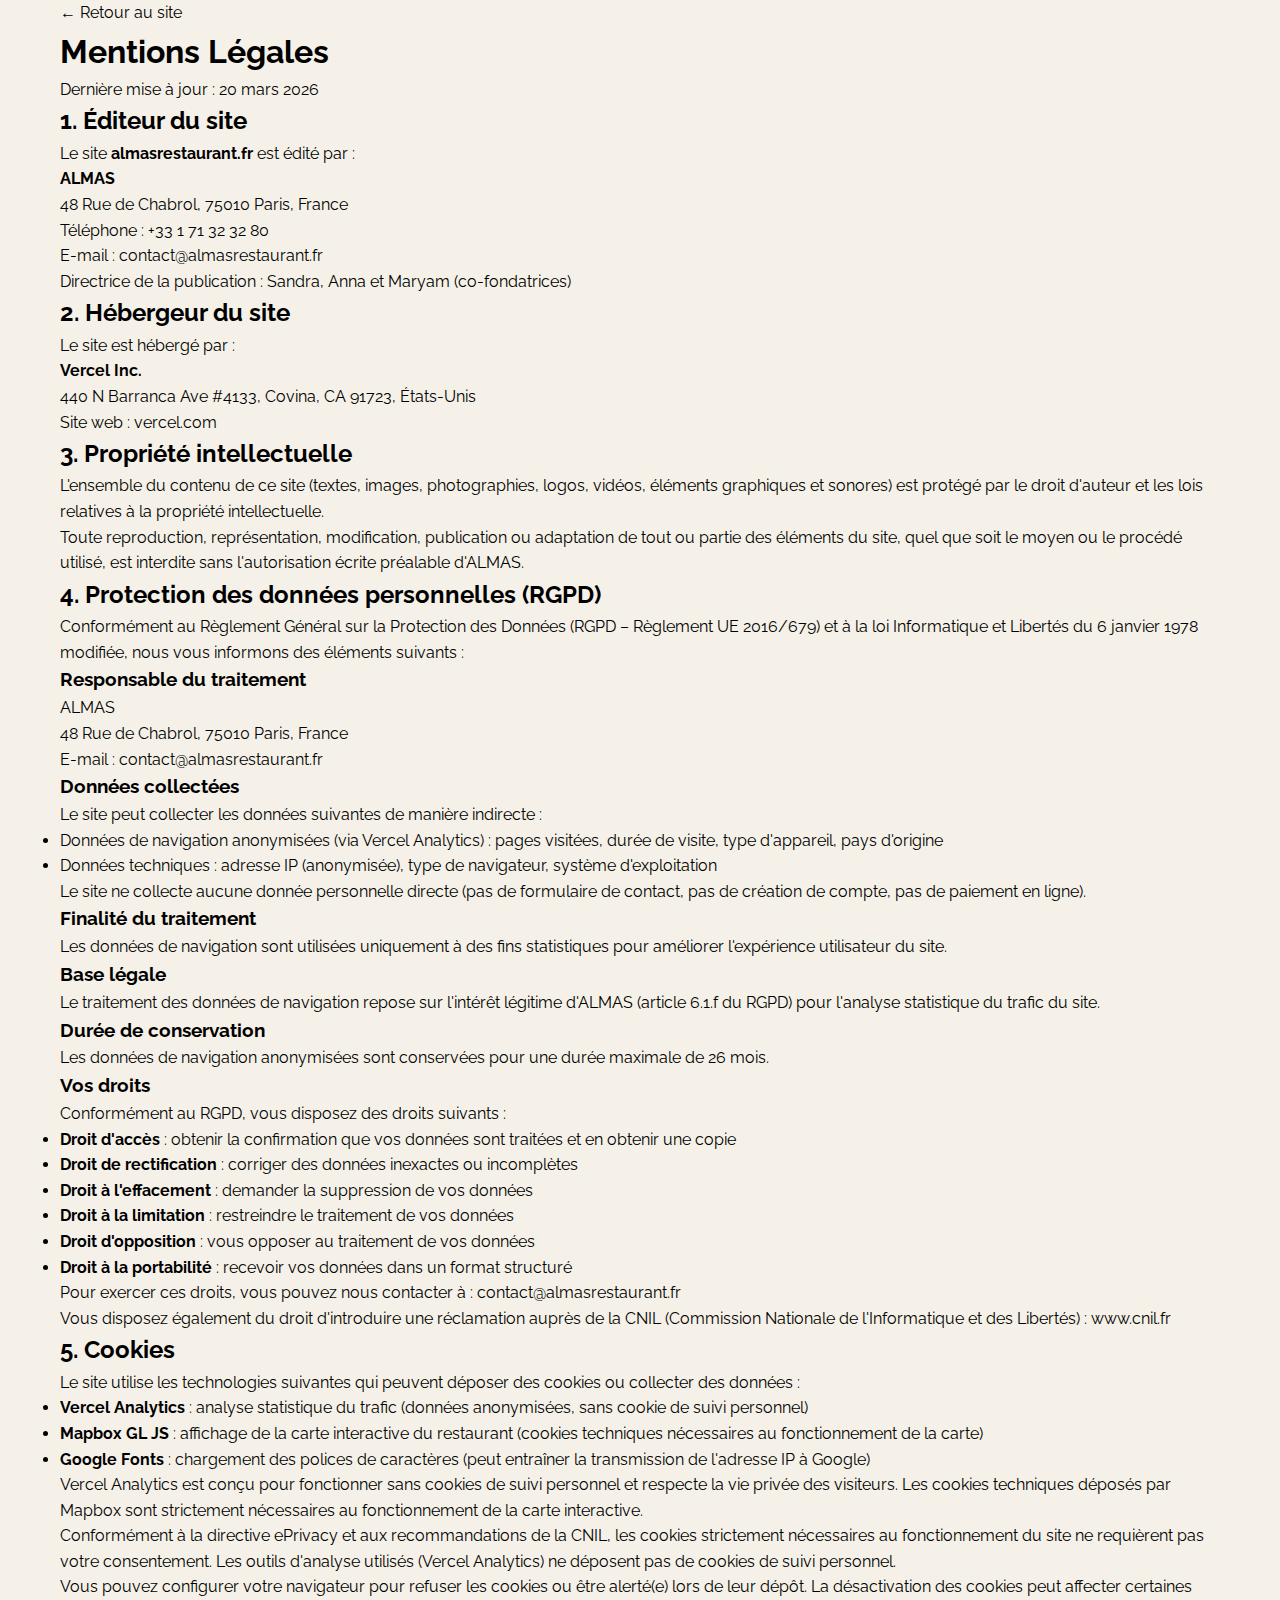
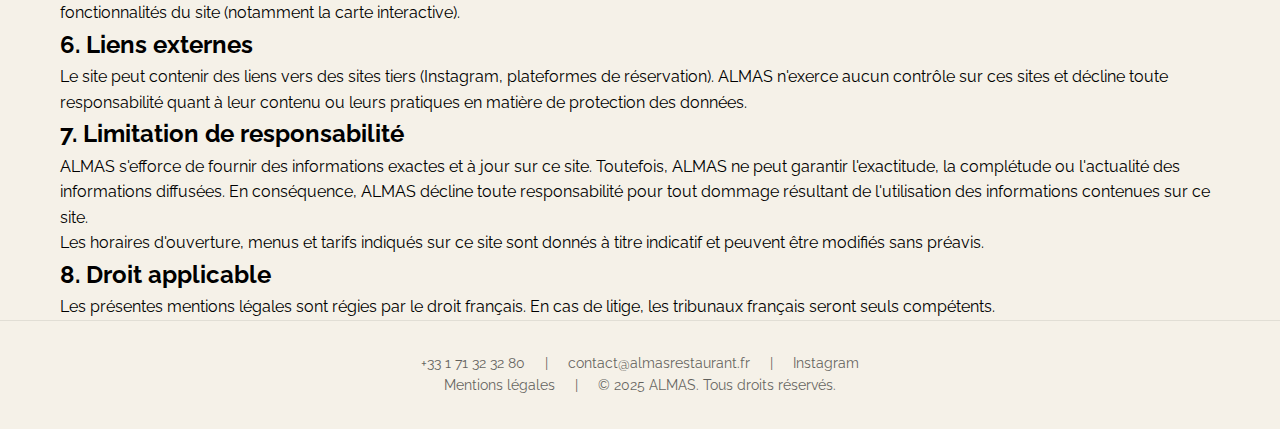
<file: mentions-legales.html>
<!DOCTYPE html>
<html lang="fr">
  <head>
    <meta charset="UTF-8" />
    <meta name="viewport" content="width=device-width, initial-scale=1.0" />
    <meta name="theme-color" content="#74966E" />
    <title>Mentions Légales - ALMAS Restaurant & Café</title>
    <meta name="description" content="Mentions légales du site almasrestaurant.fr - ALMAS Restaurant & Café, Paris 10e." />
    <link rel="preconnect" href="https://fonts.googleapis.com" />
    <link rel="preconnect" href="https://fonts.gstatic.com" crossorigin />
    <link
      href="https://fonts.googleapis.com/css2?family=Raleway:wght@400;500;600&display=swap"
      rel="stylesheet"
    />
    <link rel="stylesheet" href="style.css" />
    <link rel="icon" type="image/svg+xml" href="/favicon/favicon.svg" />
    <link rel="icon" type="image/x-icon" href="/favicon/favicon.ico" />
    <link rel="icon" type="image/png" sizes="96x96" href="/favicon/favicon-96x96.png" />
    <link rel="apple-touch-icon" sizes="180x180" href="/favicon/apple-touch-icon.png" />
    <link rel="manifest" href="/favicon/site.webmanifest" />
  </head>

  <body>
    <div class="legal-page">
      <div class="container">
        <a href="/" class="legal-back-link">&larr; Retour au site</a>

        <h1>Mentions Légales</h1>
        <p class="legal-updated">Dernière mise à jour : 20 mars 2026</p>

        <section class="legal-section">
          <h2>1. Éditeur du site</h2>
          <p>
            Le site <strong>almasrestaurant.fr</strong> est édité par :<br />
            <strong>ALMAS</strong><br />
            48 Rue de Chabrol, 75010 Paris, France<br />
            Téléphone : <a href="tel:+33171323280">+33 1 71 32 32 80</a><br />
            E-mail : <a href="mailto:contact@almasrestaurant.fr">contact@almasrestaurant.fr</a>
          </p>
          <p>
            Directrice de la publication : Sandra, Anna et Maryam (co-fondatrices)
          </p>
        </section>

        <section class="legal-section">
          <h2>2. Hébergeur du site</h2>
          <p>
            Le site est hébergé par :<br />
            <strong>Vercel Inc.</strong><br />
            440 N Barranca Ave #4133, Covina, CA 91723, États-Unis<br />
            Site web : vercel.com
          </p>
        </section>

        <section class="legal-section">
          <h2>3. Propriété intellectuelle</h2>
          <p>
            L'ensemble du contenu de ce site (textes, images, photographies, logos, vidéos, éléments graphiques et sonores) est protégé par le droit d'auteur et les lois relatives à la propriété intellectuelle.
          </p>
          <p>
            Toute reproduction, représentation, modification, publication ou adaptation de tout ou partie des éléments du site, quel que soit le moyen ou le procédé utilisé, est interdite sans l'autorisation écrite préalable d'ALMAS.
          </p>
        </section>

        <section class="legal-section">
          <h2>4. Protection des données personnelles (RGPD)</h2>
          <p>
            Conformément au Règlement Général sur la Protection des Données (RGPD – Règlement UE 2016/679) et à la loi Informatique et Libertés du 6 janvier 1978 modifiée, nous vous informons des éléments suivants :
          </p>

          <h3>Responsable du traitement</h3>
          <p>
            ALMAS<br />
            48 Rue de Chabrol, 75010 Paris, France<br />
            E-mail : <a href="mailto:contact@almasrestaurant.fr">contact@almasrestaurant.fr</a>
          </p>

          <h3>Données collectées</h3>
          <p>
            Le site peut collecter les données suivantes de manière indirecte :
          </p>
          <ul>
            <li>Données de navigation anonymisées (via Vercel Analytics) : pages visitées, durée de visite, type d'appareil, pays d'origine</li>
            <li>Données techniques : adresse IP (anonymisée), type de navigateur, système d'exploitation</li>
          </ul>
          <p>
            Le site ne collecte aucune donnée personnelle directe (pas de formulaire de contact, pas de création de compte, pas de paiement en ligne).
          </p>

          <h3>Finalité du traitement</h3>
          <p>
            Les données de navigation sont utilisées uniquement à des fins statistiques pour améliorer l'expérience utilisateur du site.
          </p>

          <h3>Base légale</h3>
          <p>
            Le traitement des données de navigation repose sur l'intérêt légitime d'ALMAS (article 6.1.f du RGPD) pour l'analyse statistique du trafic du site.
          </p>

          <h3>Durée de conservation</h3>
          <p>
            Les données de navigation anonymisées sont conservées pour une durée maximale de 26 mois.
          </p>

          <h3>Vos droits</h3>
          <p>
            Conformément au RGPD, vous disposez des droits suivants :
          </p>
          <ul>
            <li><strong>Droit d'accès</strong> : obtenir la confirmation que vos données sont traitées et en obtenir une copie</li>
            <li><strong>Droit de rectification</strong> : corriger des données inexactes ou incomplètes</li>
            <li><strong>Droit à l'effacement</strong> : demander la suppression de vos données</li>
            <li><strong>Droit à la limitation</strong> : restreindre le traitement de vos données</li>
            <li><strong>Droit d'opposition</strong> : vous opposer au traitement de vos données</li>
            <li><strong>Droit à la portabilité</strong> : recevoir vos données dans un format structuré</li>
          </ul>
          <p>
            Pour exercer ces droits, vous pouvez nous contacter à : <a href="mailto:contact@almasrestaurant.fr">contact@almasrestaurant.fr</a>
          </p>
          <p>
            Vous disposez également du droit d'introduire une réclamation auprès de la CNIL (Commission Nationale de l'Informatique et des Libertés) : <a href="https://www.cnil.fr" target="_blank" rel="noopener">www.cnil.fr</a>
          </p>
        </section>

        <section class="legal-section">
          <h2>5. Cookies</h2>
          <p>
            Le site utilise les technologies suivantes qui peuvent déposer des cookies ou collecter des données :
          </p>
          <ul>
            <li><strong>Vercel Analytics</strong> : analyse statistique du trafic (données anonymisées, sans cookie de suivi personnel)</li>
            <li><strong>Mapbox GL JS</strong> : affichage de la carte interactive du restaurant (cookies techniques nécessaires au fonctionnement de la carte)</li>
            <li><strong>Google Fonts</strong> : chargement des polices de caractères (peut entraîner la transmission de l'adresse IP à Google)</li>
          </ul>
          <p>
            Vercel Analytics est conçu pour fonctionner sans cookies de suivi personnel et respecte la vie privée des visiteurs. Les cookies techniques déposés par Mapbox sont strictement nécessaires au fonctionnement de la carte interactive.
          </p>
          <p>
            Conformément à la directive ePrivacy et aux recommandations de la CNIL, les cookies strictement nécessaires au fonctionnement du site ne requièrent pas votre consentement. Les outils d'analyse utilisés (Vercel Analytics) ne déposent pas de cookies de suivi personnel.
          </p>
          <p>
            Vous pouvez configurer votre navigateur pour refuser les cookies ou être alerté(e) lors de leur dépôt. La désactivation des cookies peut affecter certaines fonctionnalités du site (notamment la carte interactive).
          </p>
        </section>

        <section class="legal-section">
          <h2>6. Liens externes</h2>
          <p>
            Le site peut contenir des liens vers des sites tiers (Instagram, plateformes de réservation). ALMAS n'exerce aucun contrôle sur ces sites et décline toute responsabilité quant à leur contenu ou leurs pratiques en matière de protection des données.
          </p>
        </section>

        <section class="legal-section">
          <h2>7. Limitation de responsabilité</h2>
          <p>
            ALMAS s'efforce de fournir des informations exactes et à jour sur ce site. Toutefois, ALMAS ne peut garantir l'exactitude, la complétude ou l'actualité des informations diffusées. En conséquence, ALMAS décline toute responsabilité pour tout dommage résultant de l'utilisation des informations contenues sur ce site.
          </p>
          <p>
            Les horaires d'ouverture, menus et tarifs indiqués sur ce site sont donnés à titre indicatif et peuvent être modifiés sans préavis.
          </p>
        </section>

        <section class="legal-section">
          <h2>8. Droit applicable</h2>
          <p>
            Les présentes mentions légales sont régies par le droit français. En cas de litige, les tribunaux français seront seuls compétents.
          </p>
        </section>
      </div>
    </div>

    <footer class="footer">
      <div class="container">
        <p>
          <a href="tel:+33171323280">+33 1 71 32 32 80</a>
          <span class="separator">|</span>
          <a href="mailto:contact@almasrestaurant.fr">contact@almasrestaurant.fr</a>
          <span class="separator">|</span>
          <a href="https://www.instagram.com/almas.restaurantparis/" target="_blank" rel="noopener">Instagram</a>
        </p>
        <p class="footer-legal">
          <a href="/mentions-legales.html">Mentions légales</a>
          <span class="separator">|</span>
          © 2025 ALMAS. Tous droits réservés.
        </p>
      </div>
    </footer>
  </body>
</html>
</file>
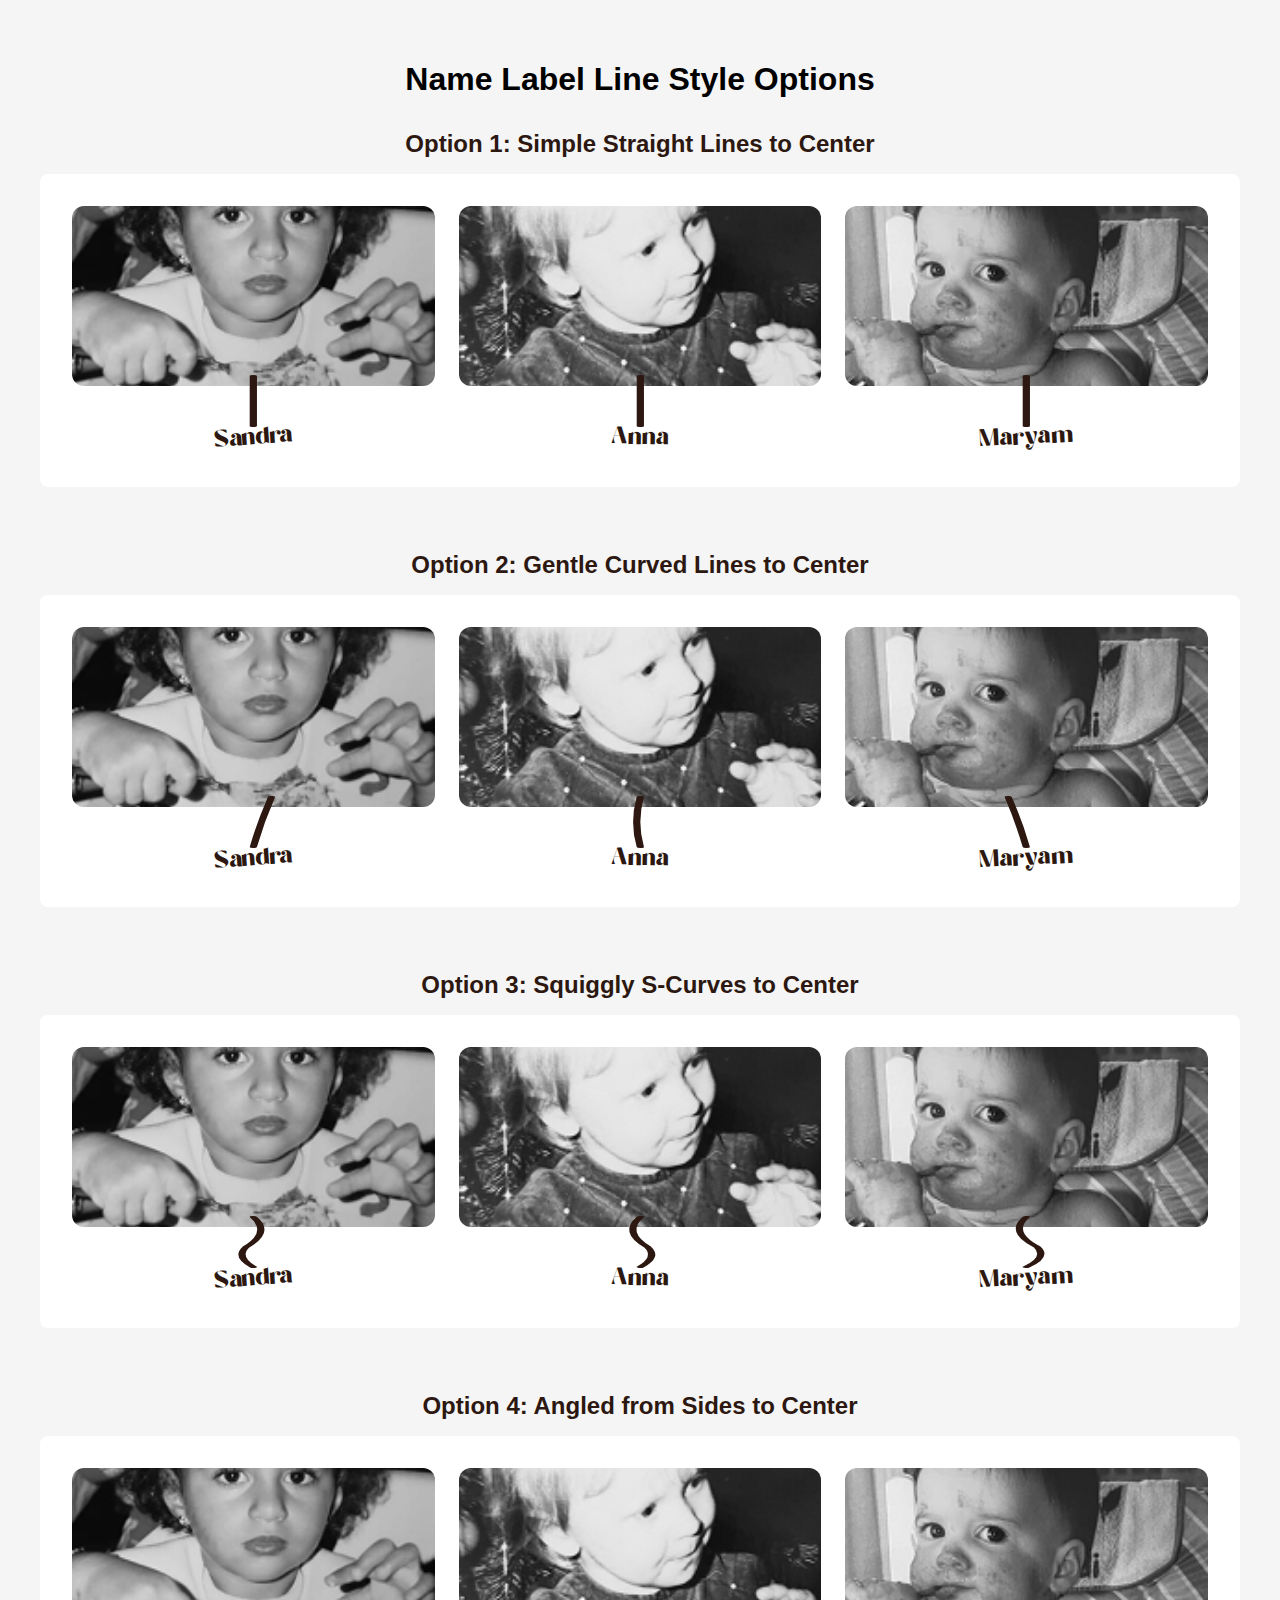
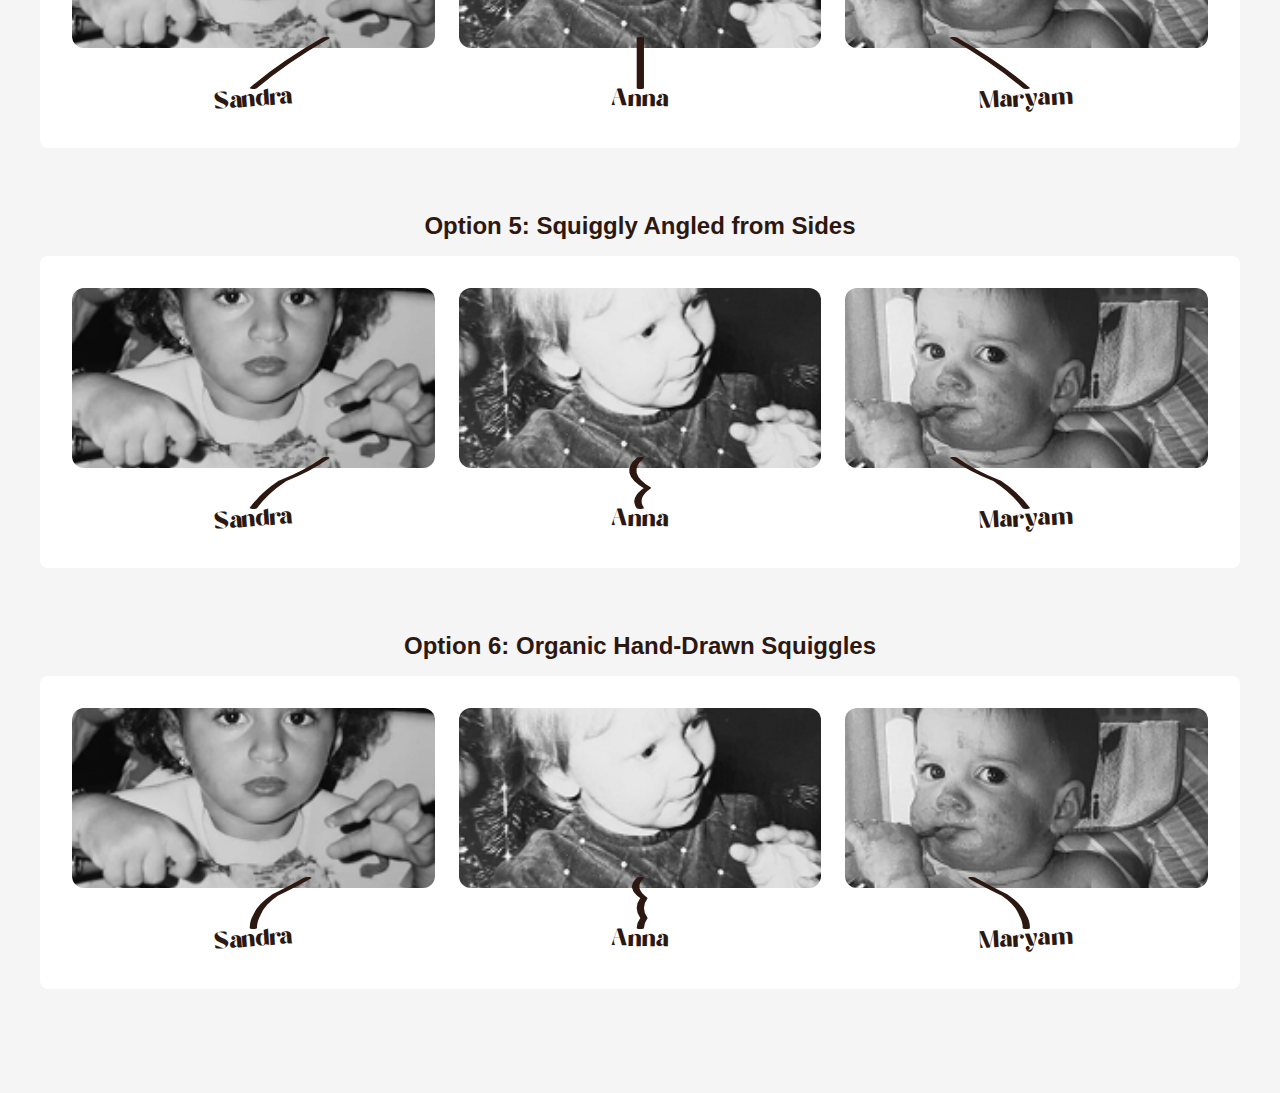
<file: name-label-test.html>
<!DOCTYPE html>
<html lang="en">
<head>
    <meta charset="UTF-8">
    <meta name="viewport" content="width=device-width, initial-scale=1.0">
    <title>Name Label Test Options</title>
    <link rel="preload" as="font" href="fonts/sugarmagic.otf" type="font/otf" crossorigin />
    <style>
        @font-face {
            font-family: 'SugarMagic';
            src: url('/fonts/sugarmagic.otf') format('opentype');
            font-weight: normal;
            font-style: normal;
        }

        body {
            font-family: Arial, sans-serif;
            padding: 2rem;
            background: #f5f5f5;
        }

        h1 {
            text-align: center;
            margin-bottom: 2rem;
        }

        .option-container {
            margin-bottom: 4rem;
        }

        .option-title {
            text-align: center;
            font-size: 1.5rem;
            font-weight: bold;
            margin-bottom: 1rem;
            color: #2c1810;
        }

        .gallery {
            display: grid;
            grid-template-columns: repeat(3, 1fr);
            gap: 1.5rem;
            max-width: 1200px;
            margin: 0 auto;
            background: white;
            padding: 2rem;
            border-radius: 8px;
        }

        .gallery-item-wrapper {
            position: relative;
            display: flex;
            flex-direction: column;
        }

        .gallery img {
            width: 100%;
            height: 180px;
            object-fit: cover;
            border-radius: 12px;
        }

        .name-label {
            position: relative;
            display: flex;
            flex-direction: column;
            align-items: center;
            margin-top: -15px;
            z-index: 10;
        }

        .hand-drawn-line {
            width: 100%;
            height: 60px;
            margin-bottom: -10px;
        }

        .line-path {
            stroke: #2c1810;
            stroke-width: 2;
            fill: none;
            stroke-linecap: round;
            stroke-linejoin: round;
        }

        .name-text {
            font-family: 'SugarMagic', cursive;
            font-size: 1.5rem;
            color: #2c1810;
            transform: rotate(-2deg);
            display: inline-block;
            padding: 0.2rem 0.5rem;
        }

        .name-label[data-name="Sandra"] .name-text {
            transform: rotate(-4deg);
        }

        .name-label[data-name="Anna"] .name-text {
            transform: rotate(1deg);
        }

        .name-label[data-name="Maryam"] .name-text {
            transform: rotate(-3deg);
        }
    </style>
</head>
<body>
    <h1>Name Label Line Style Options</h1>

    <!-- Option 1: Straight up to center -->
    <div class="option-container">
        <div class="option-title">Option 1: Simple Straight Lines to Center</div>
        <div class="gallery">
            <div class="gallery-item-wrapper">
                <img src="/images/qui-sommes-nous-1.png" alt="Sandra">
                <div class="name-label" data-name="Sandra">
                    <svg class="hand-drawn-line" viewBox="0 0 100 60" preserveAspectRatio="none">
                        <path class="line-path" d="M 50 5 L 50 55"/>
                    </svg>
                    <span class="name-text">Sandra</span>
                </div>
            </div>
            <div class="gallery-item-wrapper">
                <img src="/images/qui-sommes-nous-2.png" alt="Anna">
                <div class="name-label" data-name="Anna">
                    <svg class="hand-drawn-line" viewBox="0 0 100 60" preserveAspectRatio="none">
                        <path class="line-path" d="M 50 5 L 50 55"/>
                    </svg>
                    <span class="name-text">Anna</span>
                </div>
            </div>
            <div class="gallery-item-wrapper">
                <img src="/images/qui-sommes-nous-3.png" alt="Maryam">
                <div class="name-label" data-name="Maryam">
                    <svg class="hand-drawn-line" viewBox="0 0 100 60" preserveAspectRatio="none">
                        <path class="line-path" d="M 50 5 L 50 55"/>
                    </svg>
                    <span class="name-text">Maryam</span>
                </div>
            </div>
        </div>
    </div>

    <!-- Option 2: Gentle curves to center -->
    <div class="option-container">
        <div class="option-title">Option 2: Gentle Curved Lines to Center</div>
        <div class="gallery">
            <div class="gallery-item-wrapper">
                <img src="/images/qui-sommes-nous-1.png" alt="Sandra">
                <div class="name-label" data-name="Sandra">
                    <svg class="hand-drawn-line" viewBox="0 0 100 60" preserveAspectRatio="none">
                        <path class="line-path" d="M 55 5 Q 52 30, 50 55"/>
                    </svg>
                    <span class="name-text">Sandra</span>
                </div>
            </div>
            <div class="gallery-item-wrapper">
                <img src="/images/qui-sommes-nous-2.png" alt="Anna">
                <div class="name-label" data-name="Anna">
                    <svg class="hand-drawn-line" viewBox="0 0 100 60" preserveAspectRatio="none">
                        <path class="line-path" d="M 50 5 Q 48 30, 50 55"/>
                    </svg>
                    <span class="name-text">Anna</span>
                </div>
            </div>
            <div class="gallery-item-wrapper">
                <img src="/images/qui-sommes-nous-3.png" alt="Maryam">
                <div class="name-label" data-name="Maryam">
                    <svg class="hand-drawn-line" viewBox="0 0 100 60" preserveAspectRatio="none">
                        <path class="line-path" d="M 45 5 Q 48 30, 50 55"/>
                    </svg>
                    <span class="name-text">Maryam</span>
                </div>
            </div>
        </div>
    </div>

    <!-- Option 3: Squiggly S-curves to center -->
    <div class="option-container">
        <div class="option-title">Option 3: Squiggly S-Curves to Center</div>
        <div class="gallery">
            <div class="gallery-item-wrapper">
                <img src="/images/qui-sommes-nous-1.png" alt="Sandra">
                <div class="name-label" data-name="Sandra">
                    <svg class="hand-drawn-line" viewBox="0 0 100 60" preserveAspectRatio="none">
                        <path class="line-path" d="M 50 5 Q 55 20, 48 35 Q 45 45, 50 55"/>
                    </svg>
                    <span class="name-text">Sandra</span>
                </div>
            </div>
            <div class="gallery-item-wrapper">
                <img src="/images/qui-sommes-nous-2.png" alt="Anna">
                <div class="name-label" data-name="Anna">
                    <svg class="hand-drawn-line" viewBox="0 0 100 60" preserveAspectRatio="none">
                        <path class="line-path" d="M 50 5 Q 45 20, 52 35 Q 55 45, 50 55"/>
                    </svg>
                    <span class="name-text">Anna</span>
                </div>
            </div>
            <div class="gallery-item-wrapper">
                <img src="/images/qui-sommes-nous-3.png" alt="Maryam">
                <div class="name-label" data-name="Maryam">
                    <svg class="hand-drawn-line" viewBox="0 0 100 60" preserveAspectRatio="none">
                        <path class="line-path" d="M 50 5 Q 45 20, 53 35 Q 56 45, 50 55"/>
                    </svg>
                    <span class="name-text">Maryam</span>
                </div>
            </div>
        </div>
    </div>

    <!-- Option 4: Angled from sides to center -->
    <div class="option-container">
        <div class="option-title">Option 4: Angled from Sides to Center</div>
        <div class="gallery">
            <div class="gallery-item-wrapper">
                <img src="/images/qui-sommes-nous-1.png" alt="Sandra">
                <div class="name-label" data-name="Sandra">
                    <svg class="hand-drawn-line" viewBox="0 0 100 60" preserveAspectRatio="none">
                        <path class="line-path" d="M 70 5 Q 58 30, 50 55"/>
                    </svg>
                    <span class="name-text">Sandra</span>
                </div>
            </div>
            <div class="gallery-item-wrapper">
                <img src="/images/qui-sommes-nous-2.png" alt="Anna">
                <div class="name-label" data-name="Anna">
                    <svg class="hand-drawn-line" viewBox="0 0 100 60" preserveAspectRatio="none">
                        <path class="line-path" d="M 50 5 L 50 55"/>
                    </svg>
                    <span class="name-text">Anna</span>
                </div>
            </div>
            <div class="gallery-item-wrapper">
                <img src="/images/qui-sommes-nous-3.png" alt="Maryam">
                <div class="name-label" data-name="Maryam">
                    <svg class="hand-drawn-line" viewBox="0 0 100 60" preserveAspectRatio="none">
                        <path class="line-path" d="M 30 5 Q 42 30, 50 55"/>
                    </svg>
                    <span class="name-text">Maryam</span>
                </div>
            </div>
        </div>
    </div>

    <!-- Option 5: Squiggly angled from sides -->
    <div class="option-container">
        <div class="option-title">Option 5: Squiggly Angled from Sides</div>
        <div class="gallery">
            <div class="gallery-item-wrapper">
                <img src="/images/qui-sommes-nous-1.png" alt="Sandra">
                <div class="name-label" data-name="Sandra">
                    <svg class="hand-drawn-line" viewBox="0 0 100 60" preserveAspectRatio="none">
                        <path class="line-path" d="M 70 5 Q 65 18, 58 28 Q 53 40, 50 55"/>
                    </svg>
                    <span class="name-text">Sandra</span>
                </div>
            </div>
            <div class="gallery-item-wrapper">
                <img src="/images/qui-sommes-nous-2.png" alt="Anna">
                <div class="name-label" data-name="Anna">
                    <svg class="hand-drawn-line" viewBox="0 0 100 60" preserveAspectRatio="none">
                        <path class="line-path" d="M 50 5 Q 45 20, 52 35 Q 48 45, 50 55"/>
                    </svg>
                    <span class="name-text">Anna</span>
                </div>
            </div>
            <div class="gallery-item-wrapper">
                <img src="/images/qui-sommes-nous-3.png" alt="Maryam">
                <div class="name-label" data-name="Maryam">
                    <svg class="hand-drawn-line" viewBox="0 0 100 60" preserveAspectRatio="none">
                        <path class="line-path" d="M 30 5 Q 35 18, 42 28 Q 47 40, 50 55"/>
                    </svg>
                    <span class="name-text">Maryam</span>
                </div>
            </div>
        </div>
    </div>

    <!-- Option 6: More organic squiggles -->
    <div class="option-container">
        <div class="option-title">Option 6: Organic Hand-Drawn Squiggles</div>
        <div class="gallery">
            <div class="gallery-item-wrapper">
                <img src="/images/qui-sommes-nous-1.png" alt="Sandra">
                <div class="name-label" data-name="Sandra">
                    <svg class="hand-drawn-line" viewBox="0 0 100 60" preserveAspectRatio="none">
                        <path class="line-path" d="M 65 5 Q 60 15, 56 22 Q 52 32, 51 42 Q 50 48, 50 55"/>
                    </svg>
                    <span class="name-text">Sandra</span>
                </div>
            </div>
            <div class="gallery-item-wrapper">
                <img src="/images/qui-sommes-nous-2.png" alt="Anna">
                <div class="name-label" data-name="Anna">
                    <svg class="hand-drawn-line" viewBox="0 0 100 60" preserveAspectRatio="none">
                        <path class="line-path" d="M 50 5 Q 47 15, 51 25 Q 49 35, 51 45 Q 50 50, 50 55"/>
                    </svg>
                    <span class="name-text">Anna</span>
                </div>
            </div>
            <div class="gallery-item-wrapper">
                <img src="/images/qui-sommes-nous-3.png" alt="Maryam">
                <div class="name-label" data-name="Maryam">
                    <svg class="hand-drawn-line" viewBox="0 0 100 60" preserveAspectRatio="none">
                        <path class="line-path" d="M 35 5 Q 40 15, 44 22 Q 48 32, 49 42 Q 50 48, 50 55"/>
                    </svg>
                    <span class="name-text">Maryam</span>
                </div>
            </div>
        </div>
    </div>

</body>
</html>
</file>
<file: design1/style.css>
/* Design 1: Noir Élégance - Dark & Luxurious */

:root {
    --color-bg: #0a0a0a;
    --color-bg-elevated: #141414;
    --color-surface: #1a1a1a;
    --color-gold: #c9a55c;
    --color-gold-light: #e4c88a;
    --color-text: #ffffff;
    --color-text-muted: #888888;
    --color-text-subtle: #555555;
    --font-display: 'Cormorant Garamond', serif;
    --font-body: 'Montserrat', sans-serif;
    --transition-smooth: cubic-bezier(0.4, 0, 0.2, 1);
}

* {
    margin: 0;
    padding: 0;
    box-sizing: border-box;
}

html {
    scroll-behavior: smooth;
}

body {
    font-family: var(--font-body);
    background-color: var(--color-bg);
    color: var(--color-text);
    line-height: 1.6;
    font-weight: 300;
    overflow-x: hidden;
}

.container {
    max-width: 1400px;
    margin: 0 auto;
    padding: 0 5%;
}

/* Typography */
.section-label {
    display: block;
    font-size: 0.75rem;
    letter-spacing: 0.3em;
    text-transform: uppercase;
    color: var(--color-gold);
    margin-bottom: 1.5rem;
    font-weight: 500;
}

.section-label.light {
    color: var(--color-gold-light);
}

.section-title {
    font-family: var(--font-display);
    font-size: clamp(2.5rem, 5vw, 4rem);
    font-weight: 300;
    line-height: 1.2;
    margin-bottom: 2rem;
}

.section-title em {
    font-style: italic;
    color: var(--color-gold);
}

.section-title.light {
    color: var(--color-text);
}

/* Navigation */
.navbar {
    position: fixed;
    top: 0;
    left: 0;
    right: 0;
    z-index: 1000;
    padding: 1.5rem 0;
    transition: all 0.4s var(--transition-smooth);
}

.navbar.scrolled {
    background: rgba(10, 10, 10, 0.95);
    backdrop-filter: blur(20px);
    padding: 1rem 0;
}

.nav-container {
    max-width: 1400px;
    margin: 0 auto;
    padding: 0 5%;
    display: flex;
    align-items: center;
    justify-content: space-between;
}

.logo {
    font-family: var(--font-display);
    font-size: 1.75rem;
    font-weight: 400;
    letter-spacing: 0.2em;
    color: var(--color-text);
    text-decoration: none;
}

.nav-links {
    display: flex;
    list-style: none;
    gap: 3rem;
}

.nav-links a {
    color: var(--color-text-muted);
    text-decoration: none;
    font-size: 0.85rem;
    letter-spacing: 0.05em;
    transition: color 0.3s ease;
    position: relative;
}

.nav-links a::after {
    content: '';
    position: absolute;
    bottom: -4px;
    left: 0;
    width: 0;
    height: 1px;
    background: var(--color-gold);
    transition: width 0.3s ease;
}

.nav-links a:hover {
    color: var(--color-text);
}

.nav-links a:hover::after {
    width: 100%;
}

.nav-cta {
    padding: 0.75rem 2rem;
    background: transparent;
    border: 1px solid var(--color-gold);
    color: var(--color-gold);
    text-decoration: none;
    font-size: 0.8rem;
    letter-spacing: 0.1em;
    text-transform: uppercase;
    transition: all 0.3s ease;
}

.nav-cta:hover {
    background: var(--color-gold);
    color: var(--color-bg);
}

.mobile-menu-btn {
    display: none;
    flex-direction: column;
    gap: 5px;
    background: none;
    border: none;
    cursor: pointer;
    padding: 5px;
}

.mobile-menu-btn span {
    display: block;
    width: 24px;
    height: 1px;
    background: var(--color-text);
    transition: all 0.3s ease;
}

/* Hero Section */
.hero {
    position: relative;
    height: 100vh;
    min-height: 700px;
    display: flex;
    align-items: center;
    justify-content: center;
    overflow: hidden;
}

.hero-bg {
    position: absolute;
    inset: 0;
}

.hero-image {
    width: 100%;
    height: 100%;
    object-fit: cover;
    transform: scale(1.1);
    animation: heroZoom 20s ease-out forwards;
}

@keyframes heroZoom {
    to {
        transform: scale(1);
    }
}

.hero-overlay {
    position: absolute;
    inset: 0;
    background: linear-gradient(
        to bottom,
        rgba(10, 10, 10, 0.4) 0%,
        rgba(10, 10, 10, 0.6) 50%,
        rgba(10, 10, 10, 0.9) 100%
    );
    z-index: 1;
}

.hero-content {
    position: relative;
    z-index: 2;
    text-align: center;
    max-width: 800px;
    padding: 0 2rem;
}

.hero-label {
    display: inline-block;
    font-size: 0.7rem;
    letter-spacing: 0.4em;
    text-transform: uppercase;
    color: var(--color-gold);
    margin-bottom: 2rem;
    padding: 0.5rem 1.5rem;
    border: 1px solid rgba(201, 165, 92, 0.3);
    opacity: 0;
    animation: fadeUp 1s ease 0.3s forwards;
}

.hero-title {
    font-family: var(--font-display);
    font-weight: 300;
    margin-bottom: 1.5rem;
}

.title-line {
    display: block;
    font-size: clamp(3rem, 8vw, 6rem);
    line-height: 1.1;
    opacity: 0;
    animation: fadeUp 1s ease forwards;
}

.title-line:nth-child(1) {
    animation-delay: 0.5s;
}

.title-line:nth-child(2) {
    animation-delay: 0.7s;
}

.title-line.accent {
    font-style: italic;
    color: var(--color-gold);
}

.hero-subtitle {
    font-size: 1rem;
    color: var(--color-text-muted);
    letter-spacing: 0.1em;
    margin-bottom: 3rem;
    opacity: 0;
    animation: fadeUp 1s ease 0.9s forwards;
}

.hero-ctas {
    display: flex;
    gap: 1.5rem;
    justify-content: center;
    flex-wrap: wrap;
    opacity: 0;
    animation: fadeUp 1s ease 1.1s forwards;
}

@keyframes fadeUp {
    from {
        opacity: 0;
        transform: translateY(30px);
    }
    to {
        opacity: 1;
        transform: translateY(0);
    }
}

/* Buttons */
.btn {
    display: inline-block;
    padding: 1rem 2.5rem;
    font-size: 0.8rem;
    letter-spacing: 0.15em;
    text-transform: uppercase;
    text-decoration: none;
    transition: all 0.4s var(--transition-smooth);
    cursor: pointer;
    font-family: var(--font-body);
    font-weight: 500;
}

.btn-primary {
    background: var(--color-gold);
    color: var(--color-bg);
    border: 1px solid var(--color-gold);
}

.btn-primary:hover {
    background: var(--color-gold-light);
    border-color: var(--color-gold-light);
    transform: translateY(-2px);
}

.btn-outline {
    background: transparent;
    color: var(--color-text);
    border: 1px solid var(--color-text-subtle);
}

.btn-outline:hover {
    border-color: var(--color-gold);
    color: var(--color-gold);
}

.btn.full-width {
    width: 100%;
}

/* Scroll Indicator */
.scroll-indicator {
    position: absolute;
    bottom: 3rem;
    left: 50%;
    transform: translateX(-50%);
    z-index: 2;
    display: flex;
    flex-direction: column;
    align-items: center;
    gap: 0.75rem;
    opacity: 0;
    animation: fadeUp 1s ease 1.5s forwards;
}

.scroll-indicator span {
    font-size: 0.65rem;
    letter-spacing: 0.2em;
    text-transform: uppercase;
    color: var(--color-text-muted);
}

.scroll-line {
    width: 1px;
    height: 60px;
    background: linear-gradient(to bottom, var(--color-gold), transparent);
    animation: scrollPulse 2s ease-in-out infinite;
}

@keyframes scrollPulse {
    0%, 100% {
        opacity: 0.3;
        height: 40px;
    }
    50% {
        opacity: 1;
        height: 60px;
    }
}

/* About Section */
.about {
    padding: 10rem 0;
    background: var(--color-bg);
}

.about-grid {
    display: grid;
    grid-template-columns: 1fr 1fr;
    gap: 8rem;
    align-items: center;
}

.about-content {
    padding-right: 2rem;
}

.about-text {
    color: var(--color-text-muted);
    margin-bottom: 1.5rem;
    font-size: 1rem;
    line-height: 1.8;
}

.about-stats {
    display: flex;
    gap: 4rem;
    margin-top: 3rem;
    padding-top: 3rem;
    border-top: 1px solid var(--color-surface);
}

.stat {
    display: flex;
    flex-direction: column;
    gap: 0.5rem;
}

.stat-number {
    font-family: var(--font-display);
    font-size: 2.5rem;
    color: var(--color-gold);
    font-weight: 300;
}

.stat-label {
    font-size: 0.75rem;
    letter-spacing: 0.1em;
    text-transform: uppercase;
    color: var(--color-text-muted);
}

.about-image {
    position: relative;
}

.image-frame {
    position: relative;
    overflow: hidden;
}

.image-frame::before {
    content: '';
    position: absolute;
    top: -20px;
    right: -20px;
    width: 100%;
    height: 100%;
    border: 1px solid var(--color-gold);
    z-index: -1;
}

.image-frame img {
    width: 100%;
    display: block;
    filter: grayscale(30%);
    transition: all 0.6s ease;
}

.image-frame:hover img {
    filter: grayscale(0%);
    transform: scale(1.02);
}

.floating-card {
    position: absolute;
    bottom: -30px;
    left: -30px;
    background: var(--color-gold);
    padding: 1.5rem 2rem;
    display: flex;
    align-items: center;
    gap: 1rem;
    color: var(--color-bg);
}

.card-icon {
    font-size: 1.5rem;
}

.card-text {
    font-size: 0.8rem;
    letter-spacing: 0.1em;
    text-transform: uppercase;
    font-weight: 500;
}

/* Experience Section */
.experience {
    padding: 8rem 0;
    background: var(--color-bg-elevated);
}

.experience-header {
    text-align: center;
    margin-bottom: 5rem;
    padding: 0 5%;
}

.experience-grid {
    display: grid;
    grid-template-columns: repeat(3, 1fr);
}

.experience-card {
    position: relative;
    overflow: hidden;
    cursor: pointer;
}

.card-image {
    height: 500px;
    overflow: hidden;
}

.card-image img {
    width: 100%;
    height: 100%;
    object-fit: cover;
    transition: transform 0.8s var(--transition-smooth);
    filter: grayscale(50%);
}

.experience-card:hover .card-image img {
    transform: scale(1.1);
    filter: grayscale(0%);
}

.card-content {
    position: absolute;
    bottom: 0;
    left: 0;
    right: 0;
    padding: 2.5rem;
    background: linear-gradient(to top, rgba(10, 10, 10, 0.95), transparent);
    transform: translateY(30px);
    transition: transform 0.4s ease;
}

.experience-card:hover .card-content {
    transform: translateY(0);
}

.card-content h3 {
    font-family: var(--font-display);
    font-size: 1.75rem;
    font-weight: 400;
    margin-bottom: 0.75rem;
}

.card-content p {
    font-size: 0.9rem;
    color: var(--color-text-muted);
    margin-bottom: 1rem;
    opacity: 0;
    transition: opacity 0.4s ease 0.1s;
}

.experience-card:hover .card-content p {
    opacity: 1;
}

.card-time {
    font-size: 0.7rem;
    letter-spacing: 0.15em;
    text-transform: uppercase;
    color: var(--color-gold);
}

.experience-card.featured .card-image {
    height: 550px;
}

/* Team Section */
.team {
    padding: 10rem 0;
    background: var(--color-bg);
}

.team-header {
    text-align: center;
    margin-bottom: 5rem;
}

.team-intro {
    color: var(--color-text-muted);
    font-size: 1rem;
    max-width: 500px;
    margin: -1rem auto 0;
}

.team-grid {
    display: grid;
    grid-template-columns: repeat(3, 1fr);
    gap: 3rem;
}

.team-member {
    text-align: center;
}

.member-image {
    position: relative;
    overflow: hidden;
    margin-bottom: 1.5rem;
    aspect-ratio: 3/4;
}

.member-image img {
    width: 100%;
    height: 100%;
    object-fit: cover;
    filter: grayscale(100%);
    transition: all 0.5s ease;
}

.team-member:hover .member-image img {
    filter: grayscale(0%);
    transform: scale(1.05);
}

.member-overlay {
    position: absolute;
    inset: 0;
    background: rgba(201, 165, 92, 0.9);
    display: flex;
    align-items: center;
    justify-content: center;
    opacity: 0;
    transition: opacity 0.4s ease;
}

.team-member:hover .member-overlay {
    opacity: 1;
}

.member-overlay span {
    font-size: 0.75rem;
    letter-spacing: 0.15em;
    text-transform: uppercase;
    color: var(--color-bg);
    font-weight: 500;
}

.team-member h4 {
    font-family: var(--font-display);
    font-size: 1.5rem;
    font-weight: 400;
}

/* Contact Section */
.contact {
    position: relative;
    padding: 10rem 0;
    background: var(--color-surface);
    overflow: hidden;
}

.contact-bg {
    position: absolute;
    top: 0;
    left: 0;
    width: 50%;
    height: 100%;
    background: var(--color-bg);
    clip-path: polygon(0 0, 90% 0, 70% 100%, 0 100%);
}

.contact-grid {
    position: relative;
    display: grid;
    grid-template-columns: 1fr 1fr;
    gap: 8rem;
    align-items: center;
}

.contact-info {
    padding-right: 2rem;
}

.info-blocks {
    display: flex;
    flex-direction: column;
    gap: 2rem;
    margin: 3rem 0;
}

.info-block h4 {
    font-size: 0.75rem;
    letter-spacing: 0.2em;
    text-transform: uppercase;
    color: var(--color-gold);
    margin-bottom: 0.75rem;
}

.info-block p {
    color: var(--color-text-muted);
    line-height: 1.8;
}

.social-links {
    display: flex;
    gap: 2rem;
}

.social-link {
    font-size: 0.85rem;
    color: var(--color-text-muted);
    text-decoration: none;
    transition: color 0.3s ease;
    position: relative;
}

.social-link::after {
    content: '';
    position: absolute;
    bottom: -2px;
    left: 0;
    width: 0;
    height: 1px;
    background: var(--color-gold);
    transition: width 0.3s ease;
}

.social-link:hover {
    color: var(--color-gold);
}

.social-link:hover::after {
    width: 100%;
}

/* Contact Form */
.contact-form-wrapper {
    background: var(--color-bg-elevated);
    padding: 3rem;
}

.contact-form h3 {
    font-family: var(--font-display);
    font-size: 1.75rem;
    font-weight: 400;
    margin-bottom: 2rem;
}

.form-row {
    display: grid;
    grid-template-columns: 1fr 1fr;
    gap: 1rem;
    margin-bottom: 1rem;
}

.contact-form input,
.contact-form select,
.contact-form textarea {
    width: 100%;
    padding: 1rem 1.25rem;
    background: var(--color-surface);
    border: 1px solid var(--color-text-subtle);
    color: var(--color-text);
    font-family: var(--font-body);
    font-size: 0.9rem;
    transition: border-color 0.3s ease;
}

.contact-form input::placeholder,
.contact-form textarea::placeholder {
    color: var(--color-text-subtle);
}

.contact-form input:focus,
.contact-form select:focus,
.contact-form textarea:focus {
    outline: none;
    border-color: var(--color-gold);
}

.contact-form textarea {
    resize: vertical;
    margin-bottom: 1.5rem;
}

.contact-form select {
    cursor: pointer;
}

.contact-form select option {
    background: var(--color-surface);
}

/* Footer */
.footer {
    padding: 4rem 0;
    background: var(--color-bg);
    border-top: 1px solid var(--color-surface);
}

.footer-content {
    text-align: center;
}

.footer-logo {
    font-family: var(--font-display);
    font-size: 2rem;
    letter-spacing: 0.2em;
    margin-bottom: 1rem;
}

.footer-tagline {
    color: var(--color-text-muted);
    font-size: 0.9rem;
    font-style: italic;
    margin-bottom: 2rem;
}

.footer-links {
    display: flex;
    justify-content: center;
    gap: 1rem;
    margin-bottom: 2rem;
}

.footer-links a {
    color: var(--color-text-subtle);
    text-decoration: none;
    font-size: 0.8rem;
    transition: color 0.3s ease;
}

.footer-links a:hover {
    color: var(--color-gold);
}

.footer-links span {
    color: var(--color-text-subtle);
}

.copyright {
    font-size: 0.75rem;
    color: var(--color-text-subtle);
}

/* Responsive */
@media (max-width: 1024px) {
    .about-grid {
        gap: 4rem;
    }

    .about-stats {
        gap: 2rem;
    }

    .contact-grid {
        gap: 4rem;
    }
}

@media (max-width: 768px) {
    .nav-links,
    .nav-cta {
        display: none;
    }

    .mobile-menu-btn {
        display: flex;
    }

    .hero-ctas {
        flex-direction: column;
        align-items: center;
    }

    .about-grid {
        grid-template-columns: 1fr;
        gap: 4rem;
    }

    .about-content {
        padding-right: 0;
    }

    .about-stats {
        justify-content: space-between;
    }

    .image-frame::before {
        display: none;
    }

    .floating-card {
        position: static;
        margin-top: 1rem;
    }

    .experience-grid {
        grid-template-columns: 1fr;
    }

    .card-image,
    .experience-card.featured .card-image {
        height: 400px;
    }

    .team-grid {
        grid-template-columns: repeat(2, 1fr);
        gap: 2rem;
    }

    .contact-bg {
        display: none;
    }

    .contact-grid {
        grid-template-columns: 1fr;
        gap: 4rem;
    }

    .contact-info {
        padding-right: 0;
    }

    .form-row {
        grid-template-columns: 1fr;
    }
}

@media (max-width: 480px) {
    .hero-label {
        font-size: 0.6rem;
    }

    .about-stats {
        flex-direction: column;
        gap: 1.5rem;
        align-items: flex-start;
    }

    .team-grid {
        grid-template-columns: 1fr;
    }

    .contact-form-wrapper {
        padding: 2rem;
    }
}
</file>
<file: design3/style.css>
/* Design 3: Art Déco Parisien - Vintage Elegance */

:root {
    --color-cream: #f8f4eb;
    --color-gold: #c4a052;
    --color-gold-dark: #a68832;
    --color-burgundy: #722f37;
    --color-navy: #1a2332;
    --color-navy-light: #2d3a4d;
    --color-text: #2a2a2a;
    --color-text-light: #6b6b6b;
    --color-white: #ffffff;
    --font-serif: 'Libre Baskerville', serif;
    --font-sans: 'Josefin Sans', sans-serif;
}

* {
    margin: 0;
    padding: 0;
    box-sizing: border-box;
}

html {
    scroll-behavior: smooth;
}

body {
    font-family: var(--font-sans);
    background-color: var(--color-cream);
    color: var(--color-text);
    line-height: 1.7;
    font-weight: 400;
}

.container {
    max-width: 1200px;
    margin: 0 auto;
    padding: 0 5%;
}

/* Page Frame */
.page-frame {
    position: fixed;
    inset: 15px;
    border: 1px solid var(--color-gold);
    pointer-events: none;
    z-index: 9999;
    opacity: 0.4;
}

.frame-corner {
    position: absolute;
    width: 30px;
    height: 30px;
    border-color: var(--color-gold);
    border-style: solid;
}

.frame-corner.top-left {
    top: -1px;
    left: -1px;
    border-width: 3px 0 0 3px;
}

.frame-corner.top-right {
    top: -1px;
    right: -1px;
    border-width: 3px 3px 0 0;
}

.frame-corner.bottom-left {
    bottom: -1px;
    left: -1px;
    border-width: 0 0 3px 3px;
}

.frame-corner.bottom-right {
    bottom: -1px;
    right: -1px;
    border-width: 0 3px 3px 0;
}

/* Navigation */
.nav {
    position: fixed;
    top: 0;
    left: 0;
    right: 0;
    z-index: 1000;
    padding: 1.5rem 5%;
    background: rgba(248, 244, 235, 0.95);
    backdrop-filter: blur(10px);
}

.nav-inner {
    display: flex;
    align-items: center;
    justify-content: center;
    gap: 4rem;
    max-width: 1200px;
    margin: 0 auto;
}

.nav-links {
    display: flex;
    gap: 2.5rem;
}

.nav-links a {
    font-size: 0.8rem;
    letter-spacing: 0.15em;
    text-transform: uppercase;
    color: var(--color-text-light);
    text-decoration: none;
    transition: color 0.3s ease;
    position: relative;
}

.nav-links a::after {
    content: '';
    position: absolute;
    bottom: -4px;
    left: 0;
    width: 100%;
    height: 1px;
    background: var(--color-gold);
    transform: scaleX(0);
    transition: transform 0.3s ease;
}

.nav-links a:hover {
    color: var(--color-gold);
}

.nav-links a:hover::after {
    transform: scaleX(1);
}

.nav-logo {
    text-decoration: none;
}

.logo-frame {
    text-align: center;
    padding: 0.75rem 2rem;
    border: 1px solid var(--color-gold);
    position: relative;
}

.logo-frame::before,
.logo-frame::after {
    content: '◆';
    position: absolute;
    top: 50%;
    transform: translateY(-50%);
    color: var(--color-gold);
    font-size: 0.6rem;
}

.logo-frame::before {
    left: -8px;
    background: var(--color-cream);
    padding: 4px;
}

.logo-frame::after {
    right: -8px;
    background: var(--color-cream);
    padding: 4px;
}

.logo-text {
    display: block;
    font-family: var(--font-serif);
    font-size: 1.5rem;
    letter-spacing: 0.3em;
    color: var(--color-navy);
}

.logo-sub {
    display: block;
    font-size: 0.6rem;
    letter-spacing: 0.25em;
    color: var(--color-gold);
    margin-top: 0.25rem;
}

.nav-mobile {
    display: none;
    flex-direction: column;
    gap: 5px;
    background: none;
    border: none;
    cursor: pointer;
    padding: 5px;
    position: absolute;
    right: 5%;
}

.nav-mobile span {
    display: block;
    width: 24px;
    height: 1px;
    background: var(--color-navy);
}

/* Hero */
.hero {
    min-height: 100vh;
    display: grid;
    grid-template-columns: 1fr 1.2fr;
    align-items: center;
    padding: 8rem 5% 4rem;
    position: relative;
    gap: 4rem;
}

.hero-pattern {
    position: absolute;
    top: 0;
    left: 0;
    width: 100%;
    height: 100%;
    background-image:
        radial-gradient(circle at 20% 20%, rgba(196, 160, 82, 0.05) 0%, transparent 50%),
        radial-gradient(circle at 80% 80%, rgba(196, 160, 82, 0.05) 0%, transparent 50%);
    pointer-events: none;
}

.hero-content {
    position: relative;
    z-index: 2;
}

.hero-badge {
    display: inline-flex;
    align-items: center;
    gap: 0.75rem;
    font-size: 0.7rem;
    letter-spacing: 0.2em;
    color: var(--color-gold);
    margin-bottom: 2rem;
}

.hero-title {
    margin-bottom: 2rem;
}

.title-small {
    display: block;
    font-family: var(--font-sans);
    font-size: 0.9rem;
    letter-spacing: 0.3em;
    text-transform: uppercase;
    color: var(--color-text-light);
    margin-bottom: 0.5rem;
}

.title-main {
    display: block;
    font-family: var(--font-serif);
    font-size: clamp(2.5rem, 5vw, 4rem);
    color: var(--color-navy);
    line-height: 1.2;
}

.title-script {
    display: block;
    font-family: var(--font-serif);
    font-style: italic;
    font-size: clamp(1.25rem, 2vw, 1.5rem);
    color: var(--color-gold);
    margin-top: 0.75rem;
}

.hero-divider {
    display: flex;
    align-items: center;
    gap: 1rem;
    margin: 2rem 0;
}

.divider-line {
    flex: 1;
    max-width: 80px;
    height: 1px;
    background: var(--color-gold);
}

.divider-diamond {
    color: var(--color-gold);
    font-size: 0.6rem;
}

.hero-text {
    font-size: 1rem;
    color: var(--color-text-light);
    margin-bottom: 2.5rem;
    max-width: 400px;
}

.hero-buttons {
    display: flex;
    gap: 1rem;
    flex-wrap: wrap;
}

/* Buttons */
.btn {
    display: inline-block;
    padding: 1rem 2rem;
    font-size: 0.75rem;
    letter-spacing: 0.15em;
    text-transform: uppercase;
    text-decoration: none;
    font-family: var(--font-sans);
    font-weight: 500;
    transition: all 0.3s ease;
    cursor: pointer;
    border: none;
}

.btn-gold {
    background: var(--color-gold);
    color: var(--color-white);
    position: relative;
    overflow: hidden;
}

.btn-gold::before {
    content: '';
    position: absolute;
    top: 0;
    left: -100%;
    width: 100%;
    height: 100%;
    background: linear-gradient(90deg, transparent, rgba(255,255,255,0.2), transparent);
    transition: left 0.5s ease;
}

.btn-gold:hover::before {
    left: 100%;
}

.btn-gold:hover {
    background: var(--color-gold-dark);
    transform: translateY(-2px);
    box-shadow: 0 10px 30px rgba(196, 160, 82, 0.3);
}

.btn-outline {
    background: transparent;
    color: var(--color-navy);
    border: 1px solid var(--color-navy);
}

.btn-outline:hover {
    background: var(--color-navy);
    color: var(--color-white);
}

/* Hero Images */
.hero-images {
    position: relative;
    padding-left: 3rem;
}

.hero-img {
    position: relative;
}

.hero-img img {
    display: block;
    width: 100%;
    object-fit: cover;
}

.hero-img.main img {
    height: 500px;
}

.hero-img.secondary {
    position: absolute;
    bottom: -40px;
    left: -40px;
    width: 50%;
    z-index: 3;
}

.hero-img.secondary img {
    height: 250px;
}

.img-frame {
    position: absolute;
    inset: -10px;
    border: 1px solid var(--color-gold);
    pointer-events: none;
}

/* Section Headers */
.section-header {
    margin-bottom: 3rem;
}

.section-header.center {
    text-align: center;
}

.section-number {
    display: inline-block;
    font-family: var(--font-serif);
    font-size: 0.8rem;
    color: var(--color-gold);
    margin-bottom: 1rem;
    letter-spacing: 0.1em;
}

.section-number.light {
    color: var(--color-gold);
}

.section-header h2 {
    font-family: var(--font-serif);
    font-size: clamp(2rem, 4vw, 3rem);
    font-weight: 400;
    color: var(--color-navy);
}

.section-header h2.light {
    color: var(--color-white);
}

.section-header h2 em {
    font-style: italic;
    color: var(--color-gold);
}

.section-subtitle {
    color: var(--color-text-light);
    font-size: 1rem;
    margin-top: 0.75rem;
}

/* Story Section */
.story {
    padding: 8rem 0;
}

.story-grid {
    display: grid;
    grid-template-columns: 1fr 1.2fr;
    gap: 6rem;
    align-items: center;
}

.story-image {
    position: relative;
}

.image-art-frame {
    position: relative;
    padding: 20px;
    background: var(--color-white);
    box-shadow: 0 20px 60px rgba(0, 0, 0, 0.08);
}

.image-art-frame::before {
    content: '';
    position: absolute;
    inset: 10px;
    border: 1px solid var(--color-gold);
    pointer-events: none;
}

.image-art-frame img {
    width: 100%;
    display: block;
}

.story-badge {
    position: absolute;
    bottom: -20px;
    right: -20px;
    background: var(--color-navy);
    color: var(--color-white);
    padding: 1.5rem;
    text-align: center;
}

.badge-year {
    display: block;
    font-family: var(--font-serif);
    font-size: 1.75rem;
    color: var(--color-gold);
}

.badge-text {
    display: block;
    font-size: 0.7rem;
    letter-spacing: 0.15em;
    text-transform: uppercase;
    margin-top: 0.25rem;
}

.story-text {
    margin-bottom: 2.5rem;
}

.story-text p {
    color: var(--color-text-light);
    margin-bottom: 1.25rem;
    line-height: 1.8;
}

.story-features {
    display: flex;
    flex-direction: column;
    gap: 1.5rem;
}

.feature {
    display: flex;
    align-items: flex-start;
    gap: 1rem;
}

.feature-icon {
    color: var(--color-gold);
    font-size: 1rem;
    margin-top: 0.25rem;
}

.feature h4 {
    font-family: var(--font-serif);
    font-size: 1rem;
    color: var(--color-navy);
    margin-bottom: 0.25rem;
}

.feature p {
    font-size: 0.9rem;
    color: var(--color-text-light);
}

/* Carte Section */
.carte {
    padding: 8rem 0;
    position: relative;
    background: var(--color-white);
}

.carte-bg {
    position: absolute;
    top: 0;
    left: 0;
    right: 0;
    height: 300px;
    background:
        linear-gradient(135deg, transparent 25%, var(--color-cream) 25%),
        linear-gradient(225deg, transparent 25%, var(--color-cream) 25%);
    background-size: 40px 40px;
    opacity: 0.5;
}

.carte-tabs {
    display: flex;
    justify-content: center;
    gap: 0.5rem;
    margin-bottom: 3rem;
    position: relative;
}

.tab {
    padding: 0.75rem 2rem;
    font-family: var(--font-sans);
    font-size: 0.8rem;
    letter-spacing: 0.1em;
    text-transform: uppercase;
    background: transparent;
    border: 1px solid var(--color-text-light);
    color: var(--color-text-light);
    cursor: pointer;
    transition: all 0.3s ease;
}

.tab:hover {
    border-color: var(--color-gold);
    color: var(--color-gold);
}

.tab.active {
    background: var(--color-gold);
    border-color: var(--color-gold);
    color: var(--color-white);
}

.carte-content {
    max-width: 700px;
    margin: 0 auto 4rem;
    position: relative;
}

.carte-items {
    display: none;
}

.carte-items.active {
    display: block;
}

.carte-item {
    padding: 1.5rem 0;
    border-bottom: 1px solid rgba(196, 160, 82, 0.2);
}

.item-header {
    display: flex;
    align-items: baseline;
    gap: 1rem;
    margin-bottom: 0.5rem;
}

.item-header h4 {
    font-family: var(--font-serif);
    font-size: 1.1rem;
    font-weight: 400;
    color: var(--color-navy);
    white-space: nowrap;
}

.item-dots {
    flex: 1;
    border-bottom: 1px dotted var(--color-gold);
    margin-bottom: 5px;
}

.item-price {
    font-family: var(--font-serif);
    font-size: 1.1rem;
    color: var(--color-gold);
}

.carte-item p {
    font-size: 0.9rem;
    color: var(--color-text-light);
}

.carte-images {
    display: grid;
    grid-template-columns: 1fr 1fr;
    gap: 2rem;
    max-width: 900px;
    margin: 0 auto;
    position: relative;
}

.carte-img {
    overflow: hidden;
}

.carte-img img {
    width: 100%;
    height: 300px;
    object-fit: cover;
    transition: transform 0.5s ease;
}

.carte-img:hover img {
    transform: scale(1.05);
}

/* Equipe Section */
.equipe {
    padding: 8rem 0;
    background: var(--color-cream);
}

.equipe-grid {
    display: grid;
    grid-template-columns: repeat(3, 1fr);
    gap: 3rem;
}

.equipe-member {
    text-align: center;
}

.member-portrait {
    position: relative;
    width: 200px;
    height: 250px;
    margin: 0 auto 1.5rem;
    overflow: hidden;
}

.member-portrait img {
    width: 100%;
    height: 100%;
    object-fit: cover;
    transition: transform 0.5s ease;
}

.equipe-member:hover .member-portrait img {
    transform: scale(1.05);
}

.portrait-frame {
    position: absolute;
    inset: 10px;
    border: 1px solid var(--color-gold);
    pointer-events: none;
}

.member-info {
    padding: 0 1rem;
}

.member-role {
    display: inline-block;
    font-size: 0.7rem;
    letter-spacing: 0.15em;
    text-transform: uppercase;
    color: var(--color-gold);
    margin-bottom: 0.5rem;
}

.member-info h4 {
    font-family: var(--font-serif);
    font-size: 1.5rem;
    font-weight: 400;
    color: var(--color-navy);
    margin-bottom: 0.5rem;
}

.member-info p {
    font-size: 0.9rem;
    color: var(--color-text-light);
}

/* Visite Section */
.visite {
    display: grid;
    grid-template-columns: 1fr 1fr;
    min-height: 80vh;
}

.visite-image {
    position: relative;
    overflow: hidden;
}

.visite-image img {
    width: 100%;
    height: 100%;
    object-fit: cover;
}

.visite-overlay {
    position: absolute;
    inset: 0;
    background: linear-gradient(90deg, var(--color-navy) 0%, transparent 100%);
    opacity: 0.3;
}

.visite-content {
    background: var(--color-navy);
    padding: 5rem;
    display: flex;
    flex-direction: column;
    justify-content: center;
}

.visite-info {
    display: grid;
    grid-template-columns: 1fr;
    gap: 2rem;
    margin: 2rem 0 3rem;
}

.info-card {
    display: flex;
    align-items: flex-start;
    gap: 1rem;
}

.card-icon {
    color: var(--color-gold);
    font-size: 1rem;
    margin-top: 0.25rem;
}

.info-card h4 {
    font-family: var(--font-serif);
    font-size: 1rem;
    color: var(--color-white);
    margin-bottom: 0.5rem;
}

.info-card p {
    color: rgba(255, 255, 255, 0.7);
    font-size: 0.9rem;
    line-height: 1.7;
}

.visite-cta {
    margin-bottom: 3rem;
}

.visite-social {
    display: flex;
    align-items: center;
    gap: 1.5rem;
    padding-top: 2rem;
    border-top: 1px solid rgba(255, 255, 255, 0.1);
}

.visite-social span {
    font-size: 0.75rem;
    letter-spacing: 0.1em;
    text-transform: uppercase;
    color: rgba(255, 255, 255, 0.5);
}

.social-links {
    display: flex;
    gap: 1.5rem;
}

.social-links a {
    color: var(--color-white);
    text-decoration: none;
    font-size: 0.9rem;
    transition: color 0.3s ease;
}

.social-links a:hover {
    color: var(--color-gold);
}

/* Footer */
.footer {
    padding: 4rem 0 2rem;
    background: var(--color-cream);
}

.footer-top {
    display: flex;
    justify-content: space-between;
    align-items: center;
    margin-bottom: 2rem;
}

.footer-logo .logo-text {
    font-family: var(--font-serif);
    font-size: 1.75rem;
    letter-spacing: 0.2em;
    color: var(--color-navy);
}

.footer-logo .logo-tagline {
    display: block;
    font-size: 0.75rem;
    letter-spacing: 0.1em;
    color: var(--color-text-light);
    margin-top: 0.25rem;
}

.footer-newsletter p {
    font-size: 0.8rem;
    color: var(--color-text-light);
    margin-bottom: 0.75rem;
}

.newsletter-form {
    display: flex;
    gap: 0.5rem;
}

.newsletter-form input {
    padding: 0.75rem 1rem;
    font-family: var(--font-sans);
    font-size: 0.9rem;
    border: 1px solid var(--color-text-light);
    background: transparent;
    min-width: 250px;
}

.newsletter-form input:focus {
    outline: none;
    border-color: var(--color-gold);
}

.newsletter-form button {
    padding: 0.75rem 1.25rem;
    background: var(--color-gold);
    color: var(--color-white);
    border: none;
    cursor: pointer;
    transition: background 0.3s ease;
}

.newsletter-form button:hover {
    background: var(--color-gold-dark);
}

.footer-divider {
    display: flex;
    align-items: center;
    gap: 1rem;
    margin: 2rem 0;
}

.footer-divider .divider-line {
    flex: 1;
    height: 1px;
    background: rgba(196, 160, 82, 0.3);
}

.footer-divider .divider-diamond {
    color: var(--color-gold);
    font-size: 0.5rem;
}

.footer-bottom {
    display: flex;
    justify-content: space-between;
    align-items: center;
}

.footer-bottom p {
    font-size: 0.8rem;
    color: var(--color-text-light);
}

.footer-links {
    display: flex;
    gap: 2rem;
}

.footer-links a {
    font-size: 0.8rem;
    color: var(--color-text-light);
    text-decoration: none;
    transition: color 0.3s ease;
}

.footer-links a:hover {
    color: var(--color-gold);
}

/* Responsive */
@media (max-width: 1024px) {
    .page-frame {
        display: none;
    }

    .hero {
        grid-template-columns: 1fr;
        text-align: center;
        padding-top: 10rem;
    }

    .hero-content {
        order: 1;
    }

    .hero-images {
        order: 2;
        padding-left: 0;
    }

    .hero-img.secondary {
        left: 50%;
        transform: translateX(-50%);
        bottom: -30px;
    }

    .hero-divider {
        justify-content: center;
    }

    .hero-text {
        margin-left: auto;
        margin-right: auto;
    }

    .hero-buttons {
        justify-content: center;
    }

    .story-grid {
        grid-template-columns: 1fr;
        gap: 4rem;
    }

    .equipe-grid {
        grid-template-columns: repeat(2, 1fr);
    }

    .visite {
        grid-template-columns: 1fr;
    }

    .visite-image {
        height: 300px;
    }

    .visite-content {
        padding: 3rem;
    }
}

@media (max-width: 768px) {
    .nav-links {
        display: none;
    }

    .nav-mobile {
        display: flex;
    }

    .nav-inner {
        justify-content: center;
    }

    .carte-tabs {
        flex-wrap: wrap;
    }

    .carte-images {
        grid-template-columns: 1fr;
    }

    .equipe-grid {
        grid-template-columns: 1fr;
    }

    .footer-top {
        flex-direction: column;
        gap: 2rem;
        text-align: center;
    }

    .footer-bottom {
        flex-direction: column;
        gap: 1rem;
        text-align: center;
    }
}

@media (max-width: 480px) {
    .hero-buttons {
        flex-direction: column;
        align-items: stretch;
    }

    .hero-img.main img {
        height: 350px;
    }

    .hero-img.secondary {
        width: 60%;
    }

    .newsletter-form {
        flex-direction: column;
    }

    .newsletter-form input {
        min-width: auto;
    }
}
</file>
<file: style.css>
* {
  margin: 0;
  padding: 0;
  box-sizing: border-box;
}

html {
  scroll-behavior: smooth;
  background: #f5f1e8;
}

@font-face {
  font-family: 'SugarMagic';
  src: url('/fonts/sugarmagic.otf') format('opentype');
  font-weight: normal;
  font-style: normal;
  font-display: swap;
}

.fallback-char {
  font-family: 'Playfair Display', 'Raleway', sans-serif;
  font-weight: 600;
}

:root {
  --primary-color: #000000;
  --bg-light: #f5f1e8;
  --text-dark: #000000;
  --text-light: #f5f1e8;
  --green: #74966E;
  --shadow: 0 4px 6px rgba(0, 0, 0, 0.1);
  --transition: all 0.3s ease;
}

body {
  font-family: 'Raleway', -apple-system, BlinkMacSystemFont, 'Segoe UI', Roboto, 'Helvetica Neue', Arial, sans-serif;
  line-height: 1.6;
  color: var(--text-dark);
  background: var(--bg-light);
}

.container {
  max-width: 1200px;
  margin: 0 auto;
  padding: 0 20px;
}

img {
  max-width: 100%;
  height: auto;
  display: block;
}

a {
  text-decoration: none;
  color: inherit;
}

.floating-buttons-container {
  position: fixed;
  bottom: 5rem;
  left: 50%;
  transform: translateX(-50%);
  display: flex;
  flex-direction: row;
  gap: 0;
  z-index: 1000;
  align-items: center;
  background: rgba(255, 255, 255, 0.75);
  backdrop-filter: blur(12px);
  -webkit-backdrop-filter: blur(12px);
  border-radius: 30px;
  padding: 0;
  overflow: hidden;
  pointer-events: auto;
  opacity: 1;
  --divider-color: rgba(0, 0, 0, 0.15);
  transition: opacity 0.3s ease;
}

.floating-buttons-container.hidden {
  opacity: 0;
  pointer-events: none;
}

.floating-buttons-container.corner {
  bottom: auto;
  top: 2rem;
  left: auto;
  right: 2rem;
  transform: none;
  background: rgb(116, 150, 110);
  backdrop-filter: none;
  -webkit-backdrop-filter: none;
  --divider-color: rgba(255, 255, 255, 0.3);
}

.floating-buttons-container.corner .floating-button {
  color: white;
}

.floating-button {
  background: transparent;
  color: black;
  border: none;
  padding: 0.75rem 2rem;
  border-radius: 25px;
  text-decoration: none;
  flex: 1 1 0;
  min-width: 0;
  justify-content: center;
  display: flex;
  align-items: center;
  gap: 0.5rem;
  font-weight: 500;
  white-space: nowrap;
  font-size: 0.9rem;
  letter-spacing: 0.05em;
  opacity: 1;
  transform: none;
  transition: background 0.3s ease;
  pointer-events: auto;
  position: relative;
}

.floating-button:not(:last-child)::after {
  content: '';
  position: absolute;
  right: 0;
  top: 50%;
  transform: translateY(-50%);
  height: 60%;
  width: 1px;
  background: var(--divider-color, rgba(255, 255, 255, 0.3));
  transition: opacity 0.3s ease;
}

.instagram-card {
  display: flex;
  flex-direction: column;
  width: 100%;
  height: 100%;
  background: white;
  text-decoration: none;
  color: var(--text-dark);
  transition: all 0.1s ease-in-out;
  box-shadow: 0 2px 8px rgba(0, 0, 0, 0.08);
  border: 2px solid white;
  border-radius: 12px;
  overflow: hidden;
}

.instagram-card:hover {
  transform: rotate(2deg);
  box-shadow: 0 8px 24px rgba(0, 0, 0, 0.2);
}

.instagram-card-image {
  width: 100%;
  position: relative;
  overflow: hidden;
  aspect-ratio: 1;
  border-radius: 11px;
}

.instagram-card-image img {
  width: 100%;
  height: 100%;
  object-fit: cover;
  display: block;
  transition: transform 0.5s ease-out, opacity 0.5s ease-out;
  position: relative;

}

.instagram-card-content {
  padding: 0.75rem 1rem;
  display: inline-flex;
  gap: 0.5rem;
  background: white;
  position: relative;
  font-family: monospace;
}

.instagram-card-content .ph-instagram-logo {
  font-size: 1.4rem;
  color: #E4405F;
  opacity: 1;
  transform: scale(1);
  transition: opacity 0.3s ease, transform 0.3s ease;
}

.instagram-card:hover .instagram-card-content .ph-instagram-logo {
  opacity: 0;
  transform: scale(0.5);
}

.instagram-card-content span {
  font-size: 0.8rem;
  font-weight: 500;
  transition: opacity 0.3s ease;
  opacity: 0.8;
  position: relative;
}

.instagram-card-content .instagram-handle {
  transform: translateY(3px);
}


.instagram-card-content .instagram-cta {
  position: absolute;
  inset: 0  ;
  opacity: 0;
}

.instagram-card-text {
  position: relative;
}

.instagram-card:hover .instagram-handle {
  opacity: 0;
}

.instagram-card:hover .instagram-cta {
  opacity: 1;
}

.instagram-card-arrow {
  position: absolute;
  left: 1rem;
  opacity: 0;
  transform: scale(0.5);
  transition: opacity 0.3s ease, transform 0.3s ease;
  font-size: 1.25rem !important;
  color: var(--text-dark) !important;
}

.instagram-card:hover .instagram-card-arrow {
  opacity: 1;
  transform: scale(1);
}

.floating-button:hover {
  background: rgba(0, 0, 0, 0.2);
}

.floating-buttons-container:hover .floating-button:not(:last-child)::after {
  opacity: 0;
}

.floating-button i {
  font-size: 1.1rem;
  order: -1;
}

.hero {
  position: relative;
  height: 100vh;
  min-height: 500px;
  display: flex;
  align-items: center;
  justify-content: center;
  text-align: center;
  color: var(--text-light);
  overflow: visible;
  background: var(--bg-light);
}

.hero-slideshow {
  position: absolute;
  top: 50%;
  left: 50%;
  width: 100%;
  height: 100%;
  transform: translate(-50%, -50%);
  transform-origin: center center;
  z-index: 1;
  overflow: hidden;
  background: transparent;
}

.hero-slide {
  position: absolute;
  top: 0;
  left: 0;
  width: 100%;
  height: 100%;
  background-color: transparent;
  background-size: cover;
  background-position: center;
  opacity: 0;
  transition: opacity 2s ease-in-out, filter 0.3s ease-out;
}

.hero-slide.active {
  opacity: 1;
}

.hero-slide:nth-child(1) {
  animation: panRight 21s linear infinite;
}

.hero-slide:nth-child(2) {
  animation: panLeft 21s linear infinite;
}

.hero-slide:nth-child(3) {
  animation: panRight 21s linear infinite;
}

@keyframes panRight {
  0% { transform: scale(1.2) translateX(-5%); }
  100% { transform: scale(1.2) translateX(5%); }
}

@keyframes panLeft {
  0% { transform: scale(1.2) translateX(5%); }
  100% { transform: scale(1.2) translateX(-5%); }
}

.hero-overlay {
  position: absolute;
  top: 0;
  left: 0;
  width: 100%;
  height: 100%;
  background: rgba(0, 0, 0, 0.4);
  z-index: 2;
  pointer-events: none;
}

.hero-content {
  position: absolute;
  top: 50%;
  left: 50%;
  transform: translate(-50%, -50%);
  z-index: 3;
  width: 40%;
  max-width: 1400px;
  padding: 0 20px;
}

.hero-logo {
  max-width: none;
  width: 100%;
  height: auto;
  margin: 0 auto 0.5rem;
  filter: drop-shadow(0 4px 20px rgba(0, 0, 0, 0.4));
}

.hero-logo path {
  fill: transparent !important;
  stroke: var(--text-light) !important;
  stroke-width: 2.5 !important;
  stroke-linecap: round;
  stroke-linejoin: round;
}

.hero-logo.filled path {
  fill: var(--text-light) !important;
  stroke: var(--text-light) !important;
  stroke-width: 2.5 !important;
  animation: fadeInFill 2s ease-in forwards;
}

@keyframes fadeInFill {
  from { fill-opacity: 0; }
  to { fill-opacity: 1; stroke-width: 0; }
}

.hero p {
  font-size: 1.2rem;
  font-weight: 400;
  letter-spacing: 0.1em;
  margin-top: 1rem;
  margin-bottom: 0;
  filter: drop-shadow(0 2px 8px rgba(0, 0, 0, 0.3));
  color: var(--text-light);
  opacity: 0;
  transition: opacity 0.4s ease-in-out;
}

.hero p.show {
  opacity: 1;
}

.scroll-indicator {
  position: absolute;
  bottom: 1rem;
  left: 50%;
  transform: translateX(-50%);
  z-index: 4;
  display: flex;
  flex-direction: column;
  align-items: center;
  opacity: 0;
  transition: opacity 0.5s ease-out;
}

.scroll-indicator.show {
  opacity: 0.7;
}

.scroll-arrows {
  position: relative;
  height: 20px;
  width: 20px;
}

.scroll-arrow {
  position: absolute;
  top: 0;
  left: 0;
  filter: drop-shadow(0 2px 4px rgba(0, 0, 0, 0.3));
  animation: scrollFlow 3s ease-out infinite;
  opacity: 0;
}

.scroll-arrow:nth-child(2) {
  animation-delay: 2s;
}

@keyframes scrollFlow {
  0% { transform: translateY(-5px); opacity: 0; }
  20% { transform: translateY(0px); opacity: 0.6; }
  50% { transform: translateY(5px); opacity: 0.7; }
  80% { transform: translateY(10px); opacity: 0; }
  100% { transform: translateY(-5px); opacity: 0; }
}

.hero-nav-buttons {
  position: absolute;
  bottom: 4rem;
  left: 50%;
  transform: translateX(-50%);
  z-index: 4;
  display: flex;
  flex-direction: row;
  align-items: center;
  gap: 1.5rem;
  opacity: 0;
  transition: opacity 0.5s ease-out;
}

.hero-nav-buttons.show {
  opacity: 1;
}

.hero-nav-buttons-mobile {
  display: none;
}

.hero-nav-button {
  display: flex;
  flex-direction: column;
  align-items: center;
  text-decoration: none;
  color: var(--text-light);
  padding: 0.75rem 1.5rem;
  border: 1px solid rgba(255, 255, 255, 0.6);
  border-radius: 30px;
  background: rgba(255, 255, 255, 0.2);
  backdrop-filter: blur(10px);
  will-change: transform, background, border-color;
  transition: background 0.3s ease, border-color 0.3s ease, transform 0.3s ease;
}

.hero-nav-button:hover {
  background: rgba(255, 255, 255, 0.22);
  border-color: rgba(255, 255, 255, 0.7);
  transform: translateY(-2px);
}

.hero-nav-button span {
  font-size: 0.85rem;
  font-weight: 400;
  letter-spacing: 0.05em;
}

.btn {
  display: inline-block;
  padding: 1rem 2.5rem;
  border-radius: 30px;
  font-weight: 600;
  transition: var(--transition);
  cursor: pointer;
  border: none;
  font-size: 1rem;
}

.btn-primary {
  background: var(--bg-light);
  color: var(--text-dark);
}

.btn-primary:hover {
  background: var(--primary-color);
  color: var(--bg-light);
  transform: translateY(-2px);
}

.cafe-buttons {
  display: flex;
  gap: 1rem;
  margin-top: 1.5rem;
  justify-content: center;
  flex-wrap: wrap;
}

.btn-reservation {
  background: transparent;
  color: var(--text-dark);
  border: 1px solid var(--text-dark);
  font-size: 0.95rem;
  font-weight: 500;
  letter-spacing: 0.05em;
  padding: 0.85rem 2rem;
  margin-top: 0;
}

.btn-reservation:hover {
  background: var(--text-dark);
  color: var(--bg-light);
  transform: translateY(-2px);
  box-shadow: 0 4px 12px rgba(0, 0, 0, 0.15);
}

.reveal {
  opacity: 0;
  transform: translateY(50px);
  transition: opacity 0.8s ease, transform 0.8s ease;
}

.reveal.active {
  opacity: 1;
  transform: translateY(0);
}

.almas-cest-quoi,
.qui-sommes-nous,
.nos-prestations,
.notre-cafe {
  padding: 7rem 14rem;
  background: var(--bg-light);
  scroll-margin-top: 4rem;
}

.almas-cest-quoi h2,
.qui-sommes-nous h2,
.nos-prestations h2 {
  font-family: 'SugarMagic', 'Raleway', sans-serif;
  font-size: 2.5rem;
  color: var(--primary-color);
  margin-bottom: 2rem;
  position: relative;
  padding-bottom: 1rem;
  text-align: center;
  line-height: 1.2;
}

.almas-cest-quoi h2::after,
.qui-sommes-nous h2::after,
.nos-prestations h2::after {
  content: '';
  position: absolute;
  bottom: 0;
  width: 60px;
  height: 2px;
  background: var(--primary-color);
  opacity: 0.2;
  left: 50%;
  transform: translateX(-50%);
}

.qui-sommes-nous h2 {
  text-align: center;
}

.almas-cest-quoi-content {
  display: grid;
  grid-template-columns: 1fr 1fr;
  gap: 4rem;
  align-items: center;
  max-width: 700px;
  margin: 0 auto;
}

.qui-sommes-nous-content {
  display: flex;
  flex-direction: column;
  align-items: center;
  text-align: center;
  max-width: 700px;
  margin: 0 auto;
}

.almas-cest-quoi-text p {
  font-size: 1.05rem;
  line-height: 1.8;
  margin-bottom: 0;
  white-space: pre-line;
  opacity: 0.9;
  text-align: left;
}

.qui-sommes-nous-text p,
.notre-cafe-description p {
  font-size: 1.05rem;
  line-height: 2;
  margin-bottom: 2rem;
  white-space: pre-line;
  opacity: 0.9;
}

.almas-cest-quoi-text {
  display: flex;
  flex-direction: column;
  gap: 1rem;
}

.qui-sommes-nous-text {
  width: 100%;
  margin-bottom: 1.5rem;
}

.qui-sommes-nous-text p {
  text-align: center;
}

.almas-cest-quoi-image {
  width: 100%;
  max-width: 350px;
  border-radius: 12px;
  overflow: hidden;
  position: relative;
  box-shadow: inset 0 0 45px rgba(0, 0, 0, 0.24);
  margin-left: auto;
}

.almas-cest-quoi-image img {
  width: 100%;
  height: 100%;
  object-fit: cover;
  display: block;
  transition: transform 0.1s ease-out;
  position: relative;
}

.qui-sommes-nous-gallery {
  display: grid;
  grid-template-columns: repeat(3, 1fr);
  gap: 1.5rem;
}

.qui-sommes-nous-gallery img {
  width: 100%;
  height: 180px;
  object-fit: cover;
  border-radius: 12px;
  transition: transform 0.3s ease;
  transform: translateY(var(--parallax-offset, 2%));
}

/* Name labels with hand-drawn lines */
.gallery-item-wrapper {
  position: relative;
  display: flex;
  flex-direction: column;
}

.name-label {
  position: relative;
  display: flex;
  flex-direction: column;
  align-items: center;
  margin-top: -15px;
  z-index: 10;
}

.name-label[data-name="Sandra"] {
  align-items: center;
  margin-right: 0;
}

.name-label[data-name="Anna"] {
  align-items: center;
}

.name-label[data-name="Maryam"] {
  align-items: center;
  margin-left: 0;
}

.hand-drawn-line {
  width: 100%;
  height: 60px;
  margin-bottom: -10px;
}

.line-path {
  stroke-linecap: round;
  stroke-linejoin: round;
  stroke-dasharray: 120;
  stroke-dashoffset: 120;
  transition: stroke-dashoffset 0.8s ease-out;
}

.line-path.animate {
  stroke-dashoffset: 0;
}

.name-text {
  font-family: 'Caveat', cursive;
  font-size: 2rem;
  font-weight: 700;
  color: #74966E;
  transform: rotate(-2deg);
  display: inline-block;
  padding: 0.2rem 0.5rem;
  opacity: 0;
  transition: opacity 0.5s ease-out;
}

.name-text.show {
  opacity: 1;
}

.name-label[data-name="Sandra"] .name-text {
  transform: rotate(2deg);
}

.name-label[data-name="Anna"] .name-text {
  transform: rotate(1deg);
}

.name-label[data-name="Maryam"] .name-text {
  transform: rotate(-3deg);
}

.nos-prestations-content {
  display: flex;
  flex-direction: column;
  gap: 3rem;
  max-width: 700px;
  margin: 0 auto;
}

.nos-prestations-images {
  display: grid;
  grid-template-columns: 2fr 1fr;
  gap: 1.5rem;
  width: 100%;
}

.nos-prestations-images img:first-child {
  width: 100%;
  height: 300px;
  object-fit: cover;
  border-radius: 12px;
  box-shadow: inset 0 0 45px rgba(0, 0, 0, 0.24);
}

.nos-prestations-images img:last-child {
  width: 100%;
  height: 300px;
  object-fit: cover;
  border-radius: 12px;
  box-shadow: inset 0 0 45px rgba(0, 0, 0, 0.24);
}

.nos-prestations-text {
  display: flex;
  flex-direction: column;
  gap: 1.5rem;
}

.nos-prestations-text p {
  font-size: 1.05rem;
  line-height: 1.8;
  margin-bottom: 0;
  white-space: pre-line;
  opacity: 0.9;
  text-align: center;
}

.nos-prestations-contact {
  text-align: center;
  font-size: 0.95rem;
}

.nos-prestations-contact a {
  color: var(--primary-color);
  text-decoration: none;
  transition: opacity 0.3s ease;
}

.nos-prestations-contact a:hover {
  opacity: 0.7;
}

.nos-prestations-contact a i {
  font-size: 1.2rem;
  margin-right: 0.3rem;
  vertical-align: -0.1em;
}

.nos-prestations-contact .separator {
  margin: 0 1rem;
  opacity: 0.3;
}

.notre-cafe-content {
  display: flex;
  flex-direction: column;
  gap: 3rem;
}

.notre-cafe-description {
  text-align: center;
  max-width: 600px;
  margin: 0 auto;
}

.notre-cafe-description h2 {
  font-family: 'SugarMagic', 'Raleway', sans-serif;
  font-size: 3rem;
  margin-bottom: 1.5rem;
  color: var(--text-dark);
  position: relative;
  padding-bottom: 1rem;
  text-align: center;
}

.notre-cafe-description h2::after {
  content: '';
  position: absolute;
  bottom: 0;
  left: 50%;
  transform: translateX(-50%);
  width: 60px;
  height: 2px;
  background: var(--text-dark);
  opacity: 0.2;
}

.notre-cafe-description p {
  line-height: 1.6;
  opacity: 0.95;
  text-align: center;
}

.notre-cafe-details {
  display: grid;
  grid-template-columns: 1fr 1fr;
  gap: 4rem;
  align-items: stretch;
}

.notre-cafe-info {
  display: flex;
  flex-direction: column;
  gap: 2rem;
}

.visit-cards {
  display: flex;
  flex-direction: column;
  gap: 1rem;
}

.visit-card {
  background: transparent;
  padding: 0.75rem 0;
}

.visit-card h3 {
  font-size: 0.7rem;
  text-transform: uppercase;
  letter-spacing: 0.15em;
  margin-bottom: 0.4rem;
  color: var(--text-dark);
  font-weight: 600;
  opacity: 0.5;
}

.visit-card p {
  margin: 0.15rem 0;
  font-size: 0.95rem;
  color: var(--text-dark);
  line-height: 1.35;
  opacity: 0.85;
  font-weight: 400;
}

.visit-card-link {
  display: block;
  text-decoration: none;
  color: inherit;
  transition: opacity 0.3s ease;
}

.visit-card-link:hover {
  opacity: 0.7;
}

.notre-cafe-map {
  position: relative;
  width: 250px;
  height: 250px;
  border-radius: 12px;
  overflow: hidden;
  border: 1px solid rgba(0, 0, 0, 0.08);
  background-color: #f5f1e8;
  margin-left: auto;
}

.notre-cafe-map #mapbox-map {
  position: relative;
  width: 250px;
  height: 250px;
}

.cafe-social {
  margin-top: auto;
}

.social-links {
  display: flex;
  justify-content: start;
  gap: 1rem;
  margin-bottom: 1rem;
}

.social-links a {
  width: 50px;
  height: 50px;
  border-radius: 50%;
  display: flex;
  align-items: center;
  justify-content: center;
  transition: var(--transition);
  color: var(--text-dark);
  font-size: 1.75rem;
  background: rgba(0, 0, 0, 0.05);
  border: 2px solid transparent;
}

.social-links a:hover {
  background: var(--text-dark);
  color: var(--bg-light);
  border-color: var(--text-dark);
  transform: translateY(-3px);
  box-shadow: 0 4px 12px rgba(0, 0, 0, 0.15);
}

.social-links a[href*="instagram"] {
  background: radial-gradient(circle at 30% 107%, #fdf497 0%, #fdf497 5%, #fd5949 45%, #d6249f 60%, #285AEB 90%);
  color: white;
  border: none;
  position: relative;
  top: 2px;
}

.social-links a[href*="instagram"]:hover {
  background: radial-gradient(circle at 30% 107%, #fdf497 0%, #fdf497 5%, #fd5949 45%, #d6249f 60%, #285AEB 90%);
  color: white;
  transform: translateY(-3px);
  box-shadow: 0 6px 20px rgba(214, 36, 159, 0.4);
}

#cafe-tagline {
  margin: 0.75rem 0;
  font-size: 0.95rem;
  opacity: 0.95;
}

.mapboxgl-popup-content {
  border-radius: 8px;
  padding: 0;
  box-shadow: 0 4px 12px rgba(0, 0, 0, 0.15);
}

.mapboxgl-popup-close-button {
  font-size: 20px;
  padding: 4px 8px;
}

.mapboxgl-popup-close-button:hover {
  background-color: rgba(0, 0, 0, 0.05);
}

.mapboxgl-ctrl-logo {
  display: none !important;
}

.mapboxgl-ctrl-attrib-inner,
.mapboxgl-ctrl-attrib,
.mapboxgl-compact {
  display: none !important;
}

.footer {
  background: var(--bg-light);
  color: var(--text-dark);
  text-align: center;
  padding: 2rem 4rem;
  border-top: 1px solid rgba(0, 0, 0, 0.08);
}

.footer p {
  margin: 0;
  font-size: 0.85rem;
  color: var(--text-dark);
  opacity: 0.6;
}

.footer a {
  color: var(--text-dark);
  text-decoration: none;
  transition: opacity 0.3s ease;
}

.footer a:hover {
  opacity: 0.7;
}

.footer .separator {
  margin: 0 1rem;
}

.menu-hero {
  height: 400px;
  background: linear-gradient(rgba(0, 0, 0, 0.5), rgba(0, 0, 0, 0.5)), url('/images/menu-hero.jpg') center/cover no-repeat;
  display: flex;
  align-items: center;
  justify-content: center;
  text-align: center;
  color: var(--text-light);
}

.menu-hero-content h1 {
  font-size: 3rem;
  margin-bottom: 1rem;
  text-shadow: 2px 2px 4px rgba(0, 0, 0, 0.5);
}

.menu-hero-content p {
  font-size: 1.25rem;
  text-shadow: 1px 1px 2px rgba(0, 0, 0, 0.5);
}

.menu-content {
  padding: 5rem 0;
}

.menu-section {
  margin-bottom: 5rem;
}

.menu-section:last-child {
  margin-bottom: 0;
}

.menu-section-header {
  display: flex;
  align-items: center;
  gap: 2rem;
  margin-bottom: 2rem;
}

.menu-section-header h2 {
  font-family: 'SugarMagic', 'Raleway', sans-serif;
  font-size: 2.5rem;
  color: var(--primary-color);
  margin-bottom: 2rem;
  position: relative;
  padding-bottom: 1rem;
  flex: 1;
}

.menu-section-header h2::after {
  content: '';
  position: absolute;
  bottom: 0;
  left: 0;
  width: 60px;
  height: 2px;
  background: var(--primary-color);
}

.section-image {
  width: 200px;
  height: 150px;
  object-fit: cover;
  border-radius: 10px;
  box-shadow: inset 0 0 35px rgba(0, 0, 0, 0.2), var(--shadow);
}

.menu-items {
  display: grid;
  grid-template-columns: repeat(auto-fill, minmax(300px, 1fr));
  gap: 2rem;
}

.menu-item {
  background: var(--bg-light);
  padding: 1.5rem;
  border-radius: 10px;
  box-shadow: var(--shadow);
  transition: transform 0.3s;
}

.menu-item:hover {
  transform: translateY(-3px);
}

.menu-item-header {
  display: flex;
  justify-content: space-between;
  align-items: baseline;
  margin-bottom: 0.5rem;
}

.menu-item h3 {
  color: var(--primary-color);
  font-size: 1.25rem;
}

.price {
  color: var(--primary-color);
  font-weight: bold;
  font-size: 1.1rem;
}

.menu-item p {
  color: rgba(0, 0, 0, 0.7);
  font-size: 0.95rem;
}

@media (max-width: 1024px) {
  .container {
    padding: 0 28px;
  }

  .almas-cest-quoi,
  .qui-sommes-nous,
  .nos-prestations,
  .notre-cafe {
    padding: 3.5rem 3rem;
  }

  .almas-cest-quoi-content,
  .qui-sommes-nous-content,
  .nos-prestations-content,
  .notre-cafe-content {
    gap: 2rem;
  }

  .almas-cest-quoi-text,
  .qui-sommes-nous-text {
    max-width: 100%;
    padding-right: 0;
  }
}

@media (max-width: 768px) {
  .floating-buttons-container {
    box-shadow: 0 2px 8px rgba(0, 0, 0, 0.2);
  }

  .floating-button {
    padding: 0.65rem 1.2rem;
    font-size: 0.85rem;
  }

  .instagram-card-content span {
    flex: 0;
    text-align: left;
  }

  .instagram-card-content .instagram-handle {
    opacity: 0;
  }

  .instagram-card-content .instagram-cta {
    opacity: 1;
  }

  .footer p {
    display: flex;
    flex-direction: column;
    gap: 1rem;
  }

  .footer .separator {
    display: none;
  }

  .hero-slide {
    background-position: 75% center;
  }

  .notre-cafe-details {
    display: flex;
    flex-direction: column;
    gap: 2rem;
  }

  .notre-cafe-map {
    order: 1;
    height: 250px;
    width: 250px !important;
    align-self: center;
    margin-left: auto;
    margin-right: auto;
  }

  .notre-cafe-info {
    order: 2;
    gap: 2rem;
  }

  .visit-cards {
    align-items: center;
    text-align: center;
  }

  .cafe-social {
    text-align: center;
  }

  .social-links {
    justify-content: center;
  }

  .almas-cest-quoi,
  .qui-sommes-nous,
  .nos-prestations,
  .notre-cafe {
    padding: 3rem 2rem;
  }

  .almas-cest-quoi h2,
  .qui-sommes-nous h2,
  .nos-prestations h2 {
    margin-bottom: 1.25rem;
    text-align: center;
  }

  .almas-cest-quoi h2::after,
  .qui-sommes-nous h2::after,
  .nos-prestations h2::after {
    left: 50%;
    transform: translateX(-50%);
  }

  .almas-cest-quoi-text p,
  .qui-sommes-nous-text p,
  .nos-prestations-text p {
    margin-bottom: 1.25rem;
    text-align: center;
  }

  .almas-cest-quoi-text p:last-child,
  .qui-sommes-nous-text p:last-child {
    margin-bottom: 0;
  }

  .qui-sommes-nous-gallery {
    margin-top: 1.25rem;
    grid-template-columns: repeat(3, 1fr);
    gap: 1rem;
  }

  .qui-sommes-nous-gallery img {
    height: 150px;
  }

  .name-text {
    font-size: 1.3rem;
  }

  .hand-drawn-line {
    height: 50px;
  }

  .line-path {
    stroke-width: 3 !important;
  }

  .hero-content {
    width: 60%;
    transform: translate(-50%, -58%);
  }

  .hero-logo {
    width: 95%;
  }

  .hero p {
    font-size: 1rem;
    margin-top: 0.5rem;
  }

  .hero-nav-buttons {
    bottom: 5rem;
  }

  .almas-cest-quoi-content {
    grid-template-columns: 1fr;
    text-align: center;
  }

  .almas-cest-quoi-text {
    order: 1;
  }

  .almas-cest-quoi-content .instagram-card {
    order: 2;
    margin-left: auto;
    margin-right: auto;
  }

  .almas-cest-quoi-content,
  .nos-prestations-content {
    max-width: 500px;
  }

  .nos-prestations-content {
    grid-template-columns: 1fr;
    text-align: center;
  }

  .nos-prestations-text {
    order: 1;
  }

  .nos-prestations-images {
    order: 2;
    margin-left: auto;
    margin-right: auto;
  }

  .almas-cest-quoi-text,
  .qui-sommes-nous-text,
  .nos-prestations-text {
    padding-right: 0;
    max-width: 100%;
    text-align: center;
  }

  .qui-sommes-nous-text {
    margin-bottom: 0;
  }

  .menu-section-header {
    flex-direction: column;
    align-items: flex-start;
  }

  .section-image {
    width: 100%;
    height: 200px;
  }

  .menu-items {
    grid-template-columns: 1fr;
  }

  .menu-hero-content h1 {
    font-size: 2rem;
  }
}

@media (max-width: 480px) {
  .almas-cest-quoi,
  .qui-sommes-nous,
  .nos-prestations,
  .notre-cafe {
    padding: 3.5rem 1.25rem;
  }

  .hero-content {
    width: 85%;
    padding: 0 15px;
    transform: translate(-50%, -60%);
  }

  .hero-logo {
    width: 95%;
  }

  .hero p {
    font-size: 0.95rem;
    margin-top: 0.5rem;
  }

  .hero-nav-buttons-desktop {
    display: none;
  }

  .hero-nav-buttons-mobile {
    display: flex;
    bottom: 8rem;
  }

  .hero-nav-button {
    padding: 0.6rem 1.25rem;
    min-width: 150px;
  }

  .hero-nav-button span {
    font-size: 0.8rem;
  }

  .scroll-indicator {
    bottom: 4.5rem;
  }

  .almas-cest-quoi h2,
  .qui-sommes-nous h2,
  .nos-prestations h2,
  .notre-cafe-description h2 {
    font-size: 2rem;
    margin-bottom: 1rem;
  }

  .almas-cest-quoi-text p,
  .qui-sommes-nous-text p,
  .nos-prestations-text p {
    font-size: 0.95rem;
    line-height: 1.7;
    margin-bottom: 1rem;
  }

  .almas-cest-quoi-image {
    margin: 1rem auto 0;
  }

  .qui-sommes-nous-gallery {
    margin-top: 1rem;
    margin-bottom: 1.5rem;
    gap: 0.5rem;
  }

  .qui-sommes-nous-gallery img {
    height: 100px;
  }

  .name-text {
    font-size: 1.1rem;
  }

  .hand-drawn-line {
    height: 40px;
  }

  .line-path {
    stroke-width: 4 !important;
  }

  .btn {
    padding: 0.75rem 2rem;
    font-size: 0.9rem;
  }


  .notre-cafe-map {
    height: 250px;
    margin: 1rem 0;
  }

  .visit-card {
    margin-bottom: 1rem;
  }

  .visit-card:last-child {
    margin-bottom: 0;
  }

  .visit-card h3 {
    font-size: 0.7rem;
    margin-bottom: 0.4rem;
  }

  .visit-card p {
    font-size: 0.9rem;
    margin: 0.25rem 0;
  }

  .cafe-social {
    margin-top: 1rem;
  }

  .footer {
    margin-top: 1.5rem;
    padding: 1.5rem 0;
  }
}
</file>
